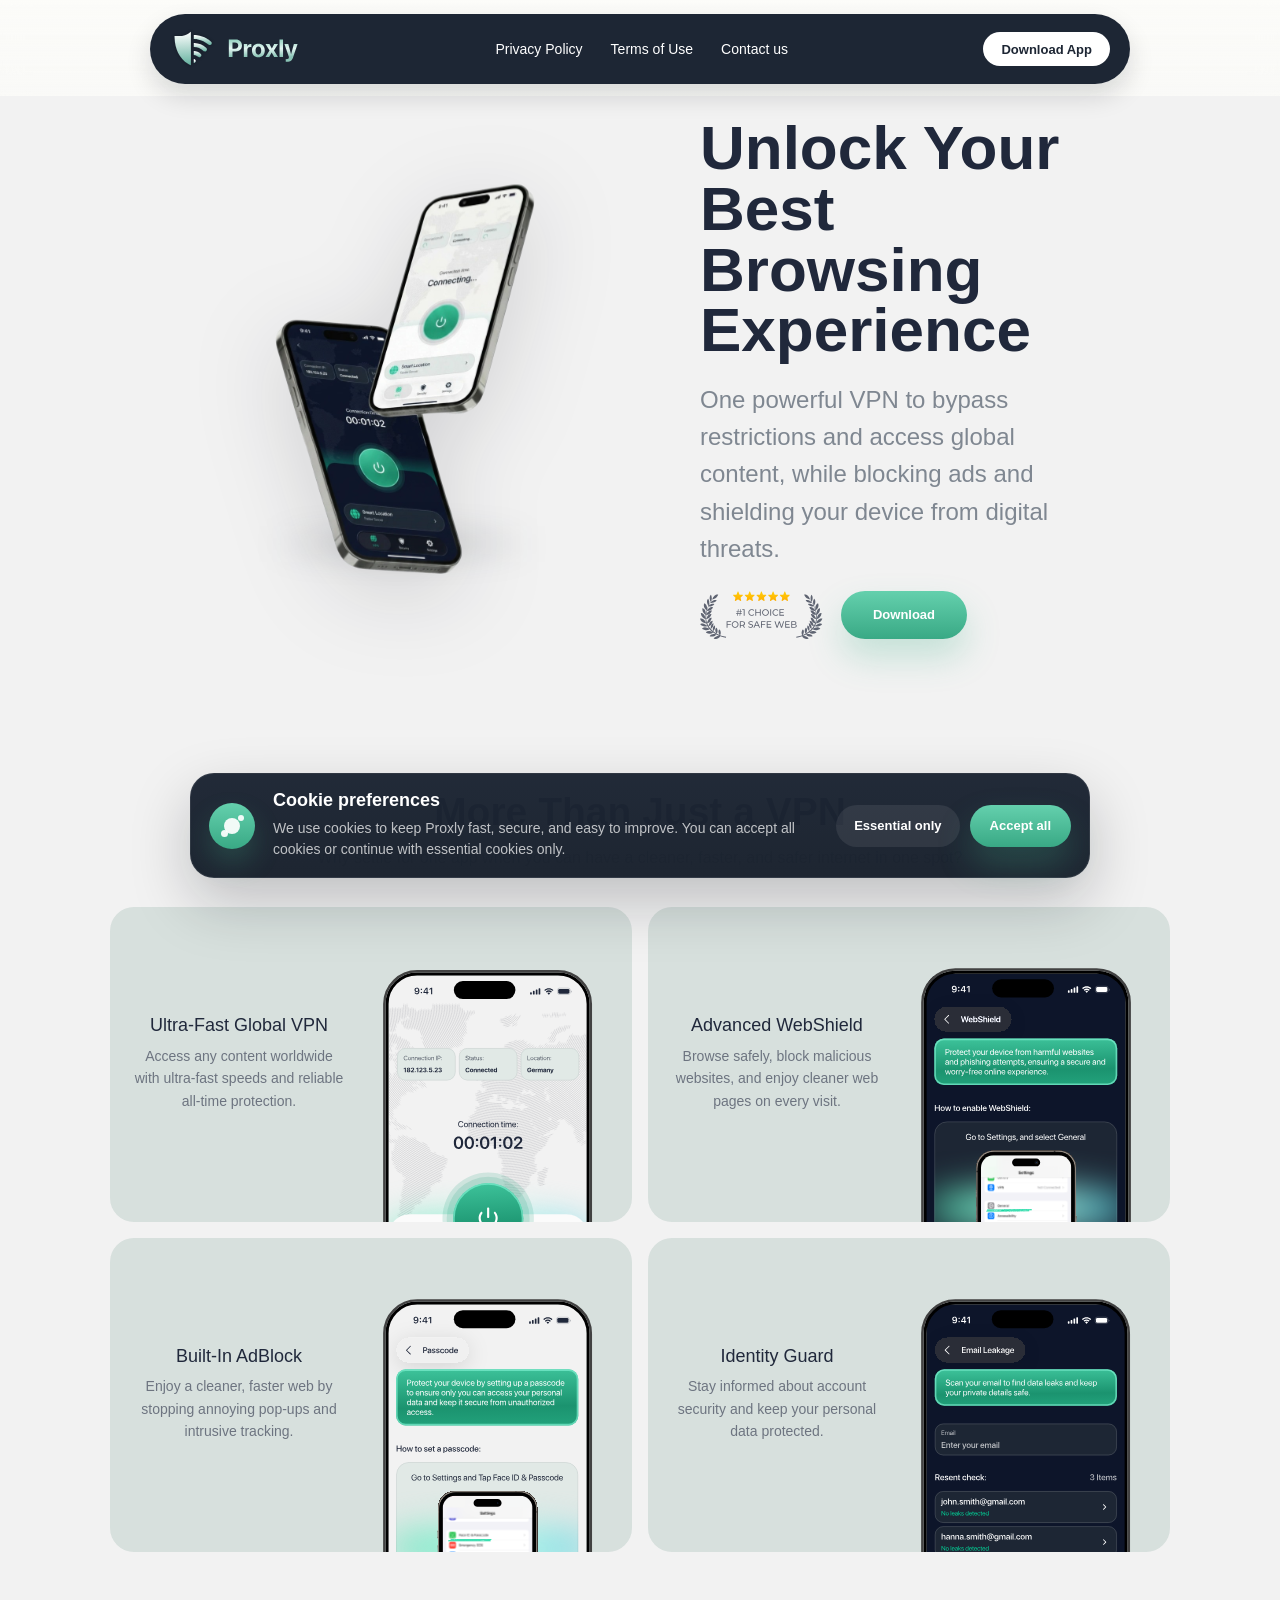
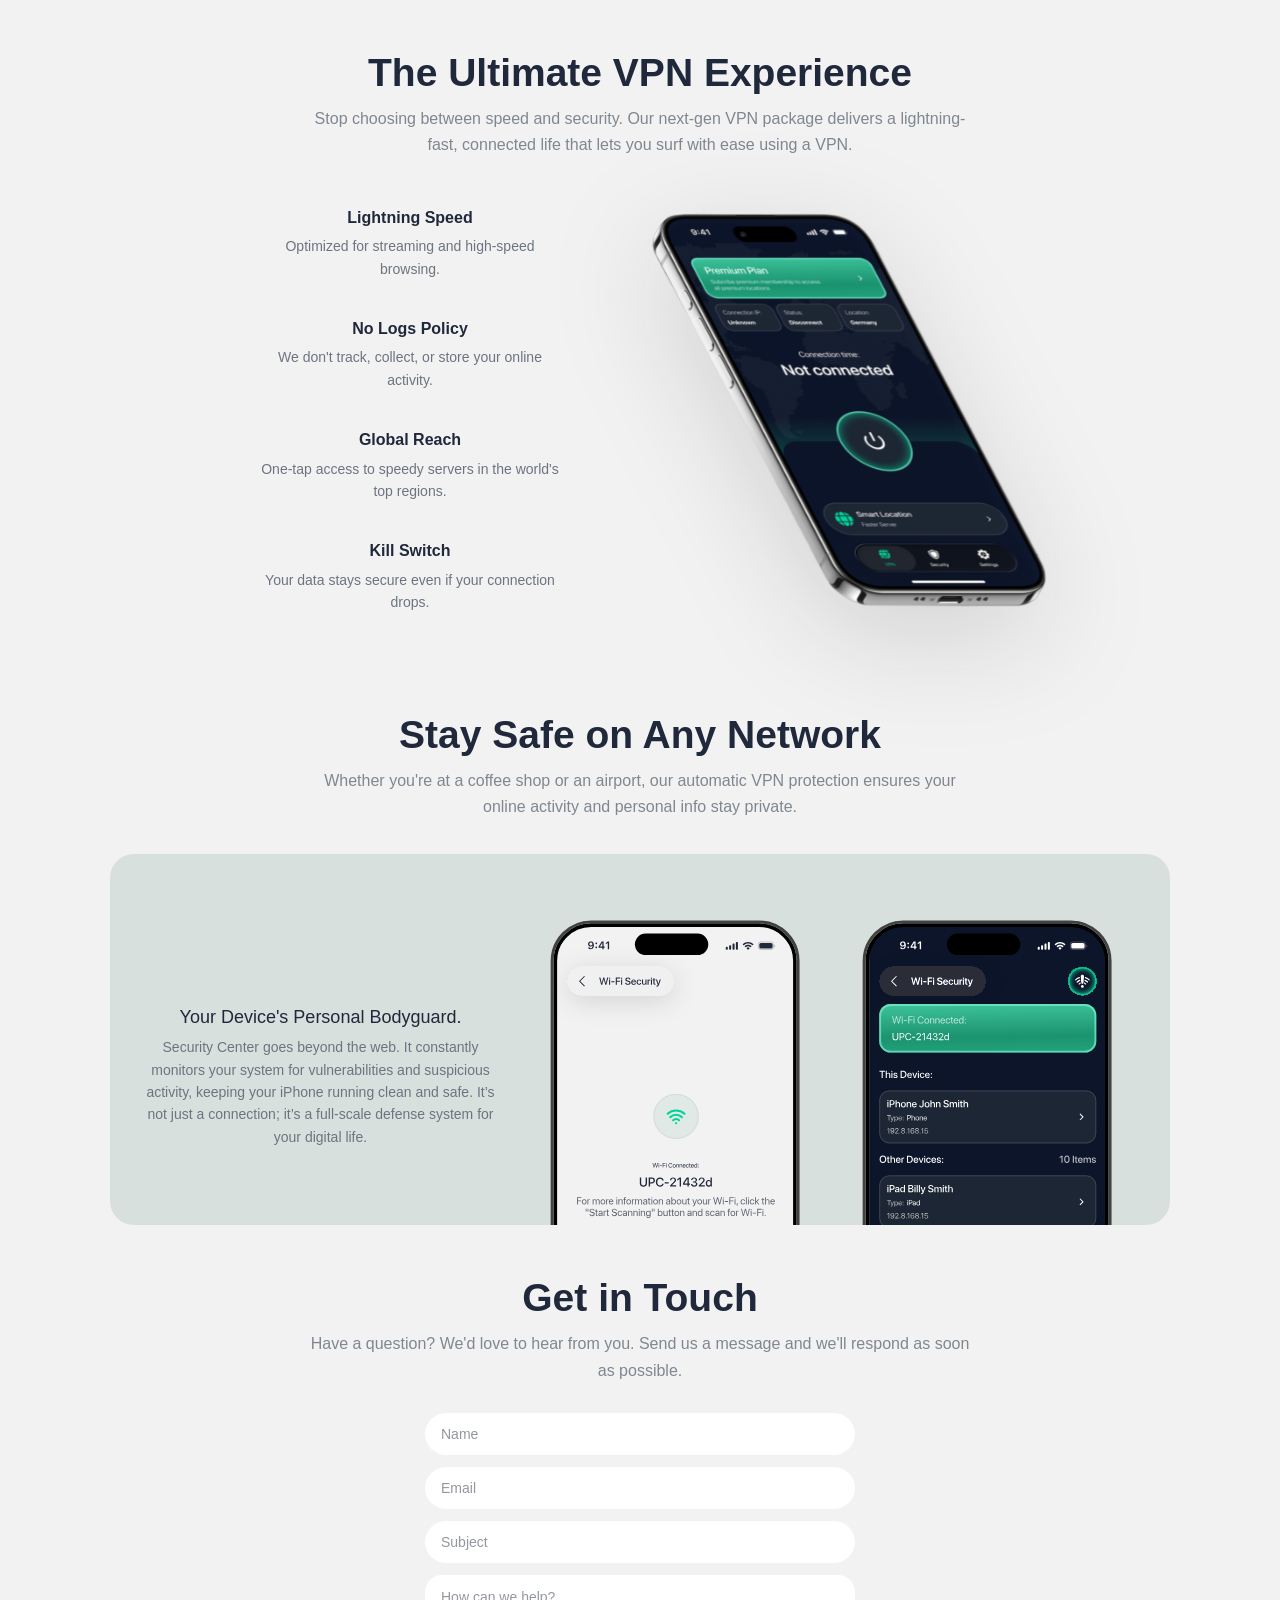
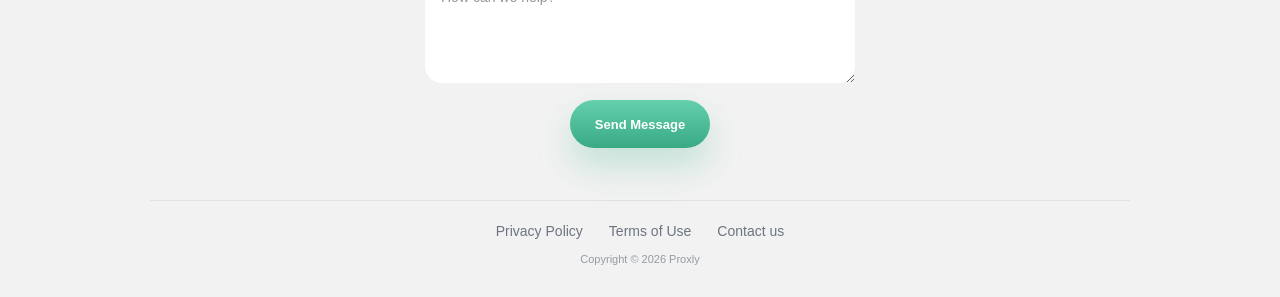
<file: index.html>
<!doctype html>
<html lang="en">
<head>
    <meta charset="UTF-8">
    <meta name="viewport" content="width=device-width, initial-scale=1.0">
    <link rel="stylesheet" href="./css/style.css">
    <link rel="icon" type="image/svg+xml" href="./assets/img/icon.svg">
    
    <title>Proxly VPN</title>
</head>
<body>
    <div class="page-shell">
        <header class="site-header">
            <div class="container">
                <div class="header-bar">
                    <div class="header-main">
                        <a class="brand" href="#top" aria-label="Proxly home">
                            <picture class="brand-logo">
                                <source media="(max-width: 960px)" srcset="./assets/img/icon.svg">
                                <img src="./assets/img/Logo_text.svg" alt="Proxly logo">
                            </picture>
                        </a>

                        <nav class="desktop-nav" aria-label="Primary navigation">
                            <a href="proxly-privacy-policy.html">Privacy Policy</a>
                            <a href="proxly-terms-of-service.html">Terms of Use</a>
                            <a href="#contact">Contact us</a>
                        </nav>

                        <a class="btn btn-light header-download" href="https://apps.apple.com/pl/app/proxly-vpn-privacy-protection/id6777057668">Download App</a>

                        <button class="menu-toggle" id="menuToggle" type="button" aria-label="Open navigation" aria-expanded="false" aria-controls="mobileMenu">
                            <span></span>
                            <span></span>
                            <span></span>
                        </button>
                    </div>

                    <div class="mobile-menu" id="mobileMenu" aria-hidden="true">
                        <nav class="mobile-nav" aria-label="Mobile navigation">
                            <a href="proxly-terms-of-service.html">Terms of Use</a>
                            <a href="proxly-privacy-policy.html">Privacy Policy</a>
                            <a href="#contact">Contact us</a>
                        </nav>

                        <a class="btn btn-primary mobile-download" href="https://apps.apple.com/pl/app/proxly-vpn-privacy-protection/id6777057668">Download App</a>
                    </div>
                </div>
            </div>
        </header>

        <main id="top">
            <section class="hero-section">
                <div class="container hero-grid">
                    <div class="hero-visuals" aria-hidden="true">
                        <img class="hero-phone hero-phone-back" src="./assets/img/phone.svg" alt="">
                    </div>

                    <div class="hero-copy">
                        <h1>Unlock Your Best Browsing Experience</h1>
                        <p>One powerful VPN to bypass restrictions and access global content, while blocking ads and shielding your device from digital threats.</p>

                        <div class="hero-actions">
                            <img class="hero-badge" src="./assets/img/Container.svg" alt="Rated 4.9 out of 5">
                            <a class="btn btn-primary hero-download" href="https://apps.apple.com/pl/app/proxly-vpn-privacy-protection/id6777057668">Download</a>
                        </div>
                    </div>
                </div>
            </section>

            <section class="section">
                <div class="container section-narrow-one">
                    <div class="section-heading">
                        <h2>More Than Just a VPN</h2>
                        <p>Why settle for one app when you can have a cleaner, faster, and safer internet in one spot?</p>
                    </div>

                    <div class="feature-grid">
                        <article class="feature-card">
                            <div class="feature-copy">
                                <h3>Ultra-Fast Global VPN</h3>
                                <p>Access any content worldwide with ultra-fast speeds and reliable all-time protection.</p>
                            </div>
                            <div class="feature-media">
                                <picture class="feature-picture">
                                    <source media="(max-width: 680px)" srcset="./assets/img/iPhone-ph-vers-1.svg">
                                    <img src="./assets/img/Photo1adblock.svg" alt="Ultra-fast VPN interface">
                                </picture>
                            </div>
                        </article>

                        <article class="feature-card">
                            <div class="feature-copy">
                                <h3>Advanced WebShield</h3>
                                <p>Browse safely, block malicious websites, and enjoy cleaner web pages on every visit.</p>
                            </div>
                            <div class="feature-media">
                                <picture class="feature-picture">
                                    <source media="(max-width: 680px)" srcset="./assets/img/iPhone-ph-vers-2.svg">
                                    <img src="./assets/img/Photo1adblock (1).svg" alt="Advanced WebShield interface">
                                </picture>
                            </div>
                        </article>

                        <article class="feature-card">
                            <div class="feature-copy">
                                <h3>Built-In AdBlock</h3>
                                <p>Enjoy a cleaner, faster web by stopping annoying pop-ups and intrusive tracking.</p>
                            </div>
                            <div class="feature-media">
                                <picture class="feature-picture">
                                    <source media="(max-width: 680px)" srcset="./assets/img/iPhone-ph-vers-3.svg">
                                    <img src="./assets/img/Photo1adblock (2).svg" alt="Built-in ad blocker interface">
                                </picture>
                            </div>
                        </article>

                        <article class="feature-card">
                            <div class="feature-copy">
                                <h3>Identity Guard</h3>
                                <p>Stay informed about account security and keep your personal data protected.</p>
                            </div>
                            <div class="feature-media">
                                <picture class="feature-picture">
                                    <source media="(max-width: 680px)" srcset="./assets/img/iPhone-ph-vers-4.svg">
                                    <img src="./assets/img/Photo1adblock (3).svg" alt="Identity guard interface">
                                </picture>
                            </div>
                        </article>
                    </div>
                </div>
            </section>

            <section class="section section-experience">
                <div class="container section-narrow">
                    <div class="section-heading">
                        <h2>The Ultimate VPN Experience</h2>
                        <p>Stop choosing between speed and security. Our next-gen VPN package delivers a lightning-fast, connected life that lets you surf with ease using a VPN.</p>
                    </div>

                    <div class="experience-grid">
                        <div class="experience-list">
                            <article class="experience-item">
                                <h3>Lightning Speed</h3>
                                <p>Optimized for streaming and high-speed browsing.</p>
                            </article>

                            <article class="experience-item">
                                <h3>No Logs Policy</h3>
                                <p>We don't track, collect, or store your online activity.</p>
                            </article>

                            <div class="experience-visual experience-visual-mobile" aria-hidden="true">
                                <img src="./assets/img/iphone.svg" alt="">
                            </div>

                            <article class="experience-item">
                                <h3>Global Reach</h3>
                                <p>One-tap access to speedy servers in the world's top regions.</p>
                            </article>

                            <article class="experience-item">
                                <h3>Kill Switch</h3>
                                <p>Your data stays secure even if your connection drops.</p>
                            </article>
                        </div>

                        <div class="experience-visual experience-visual-desktop" aria-hidden="true">
                            <img src="./assets/img/iphone.svg" alt="">
                        </div>
                    </div>
                </div>
            </section>

            <section class="section">
                <div class="container section-narrow-one">
                    <div class="section-heading">
                        <h2>Stay Safe on Any Network</h2>
                        <p>Whether you're at a coffee shop or an airport, our automatic VPN protection ensures your online activity and personal info stay private.</p>
                    </div>

                    <article class="security-card">
                        <div class="security-copy">
                            <h3>Your Device's Personal Bodyguard.</h3>
                            <p>Security Center goes beyond the web. It constantly monitors your system for vulnerabilities and suspicious activity, keeping your iPhone running clean and safe. It’s not just a connection; it’s a full-scale defense system for your digital life.</p>
                        </div>

                        <div class="security-device security-device-left">
                            <img src="./assets/img/Photo1adblock (4).svg" alt="Security overview interface">
                        </div>

                        <div class="security-device security-device-right">
                            <img src="./assets/img/Photo1adblock (5).svg" alt="Protection status interface">
                        </div>
                    </article>
                </div>
            </section>

            <section class="section section-contact" id="contact">
                <div class="container section-narrow">
                    <div class="section-heading">
                        <h2>Get in Touch</h2>
                        <p>Have a question? We'd love to hear from you. Send us a message and we'll respond as soon as possible.</p>
                    </div>

                    <form class="contact-form" action="https://api.web3forms.com/submit" method="POST">
  <input type="hidden" name="access_key" value="5f801a65-2f52-41ad-992b-20823260f8d9">

  <input class="field" type="text" name="name" placeholder="Name" autocomplete="name" required>
  <input class="field" type="email" name="email" placeholder="Email" autocomplete="email" required>
  <input class="field" type="text" name="subject" placeholder="Subject" required>
  <textarea class="field field-message" name="message" placeholder="How can we help?" required></textarea>

  <button class="btn btn-primary contact-submit" type="submit">Send Message</button>
</form>

                    <div class="form-modal" id="formModal" aria-hidden="true">
  <div class="form-modal__overlay"></div>

  <div class="form-modal__card" role="dialog" aria-modal="true">
    <div class="form-modal__icon" id="formModalIcon">✓</div>
    <h3 id="formModalTitle">Message sent</h3>
    <p id="formModalText">Thank you! We’ll get back to you soon.</p>
    <button class="btn btn-primary" id="formModalClose" type="button">Okay</button>
  </div>
</div>
                </div>
            </section>
        </main>

        <footer class="site-footer">
            <div class="container footer-inner">
                <nav class="footer-nav" aria-label="Footer navigation">
                    <a href="proxly-privacy-policy.html">Privacy Policy</a>
                    <a href="proxly-terms-of-service.html">Terms of Use</a>
                    <a href="#contact">Contact us</a>
                </nav>
                <p class="footer-copy">Copyright © <script>document.write(new Date().getFullYear());</script> Proxly</p>
            </div>
        </footer>

        <div class="cookie-consent" id="cookieConsent" role="dialog" aria-live="polite" aria-labelledby="cookieConsentTitle" aria-describedby="cookieConsentText" aria-hidden="true">
            <div class="cookie-consent__card">
                <div class="cookie-consent__icon" aria-hidden="true">
                    <span></span>
                </div>
                <div class="cookie-consent__copy">
                    <h2 id="cookieConsentTitle">Cookie preferences</h2>
                    <p id="cookieConsentText">We use cookies to keep Proxly fast, secure, and easy to improve. You can accept all cookies or continue with essential cookies only.</p>
                </div>
                <div class="cookie-consent__actions">
                    <button class="btn cookie-consent__secondary" id="cookieReject" type="button">Essential only</button>
                    <button class="btn btn-primary cookie-consent__primary" id="cookieAccept" type="button">Accept all</button>
                </div>
            </div>
        </div>
    </div>

    <script src="./js/main.js"></script>
</body>
</html>
</file>
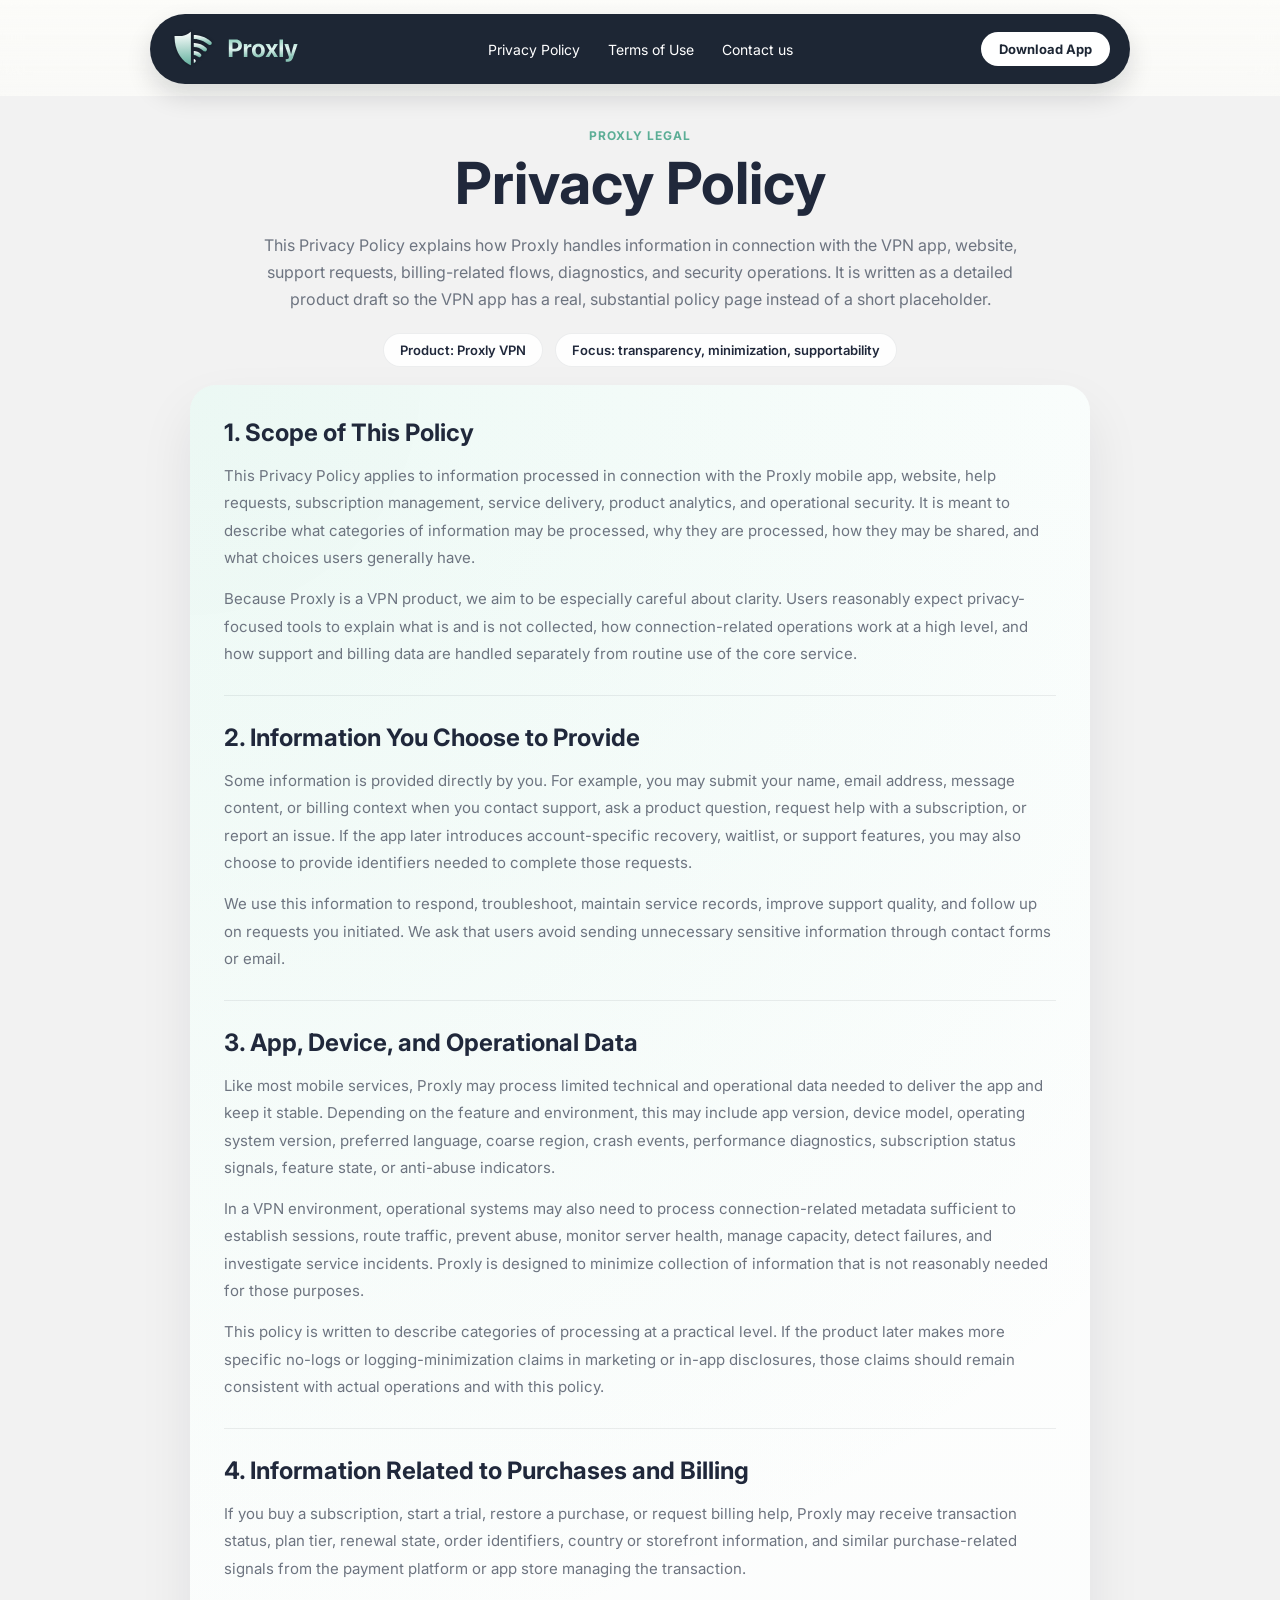
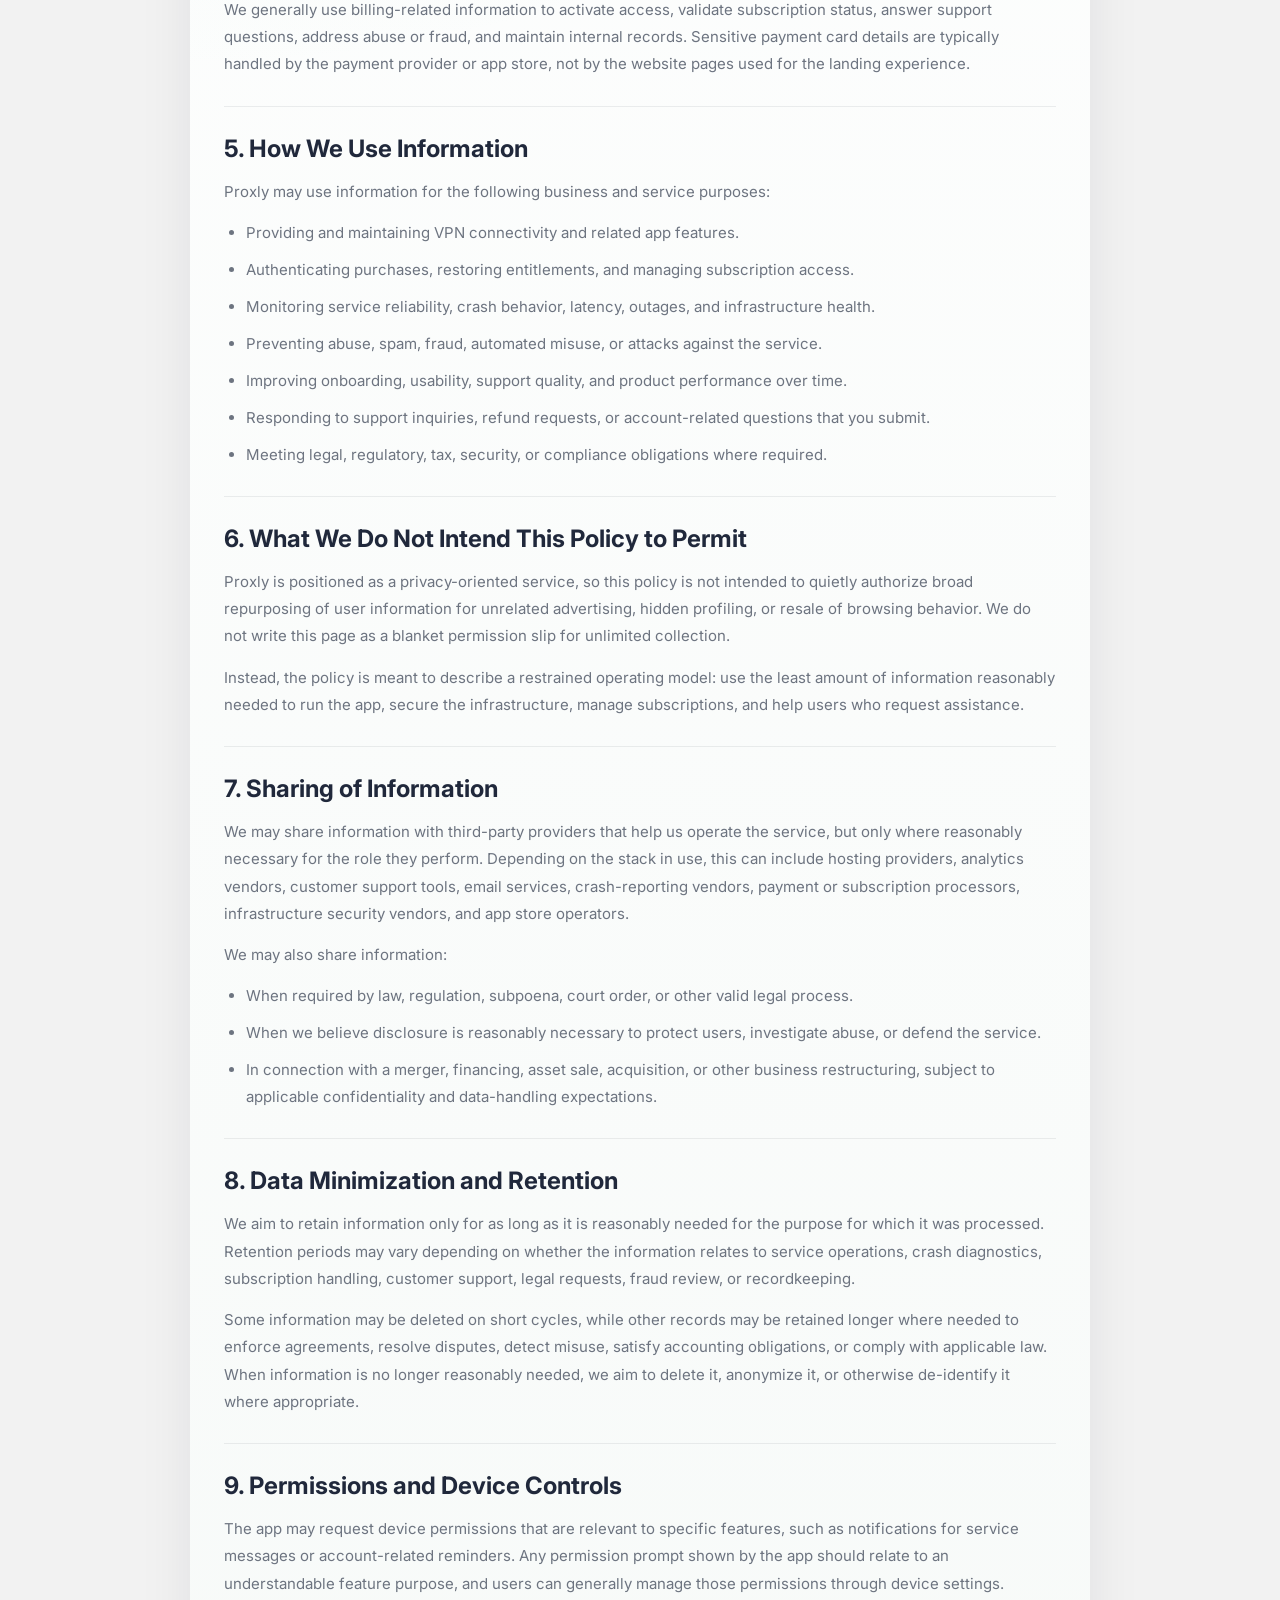
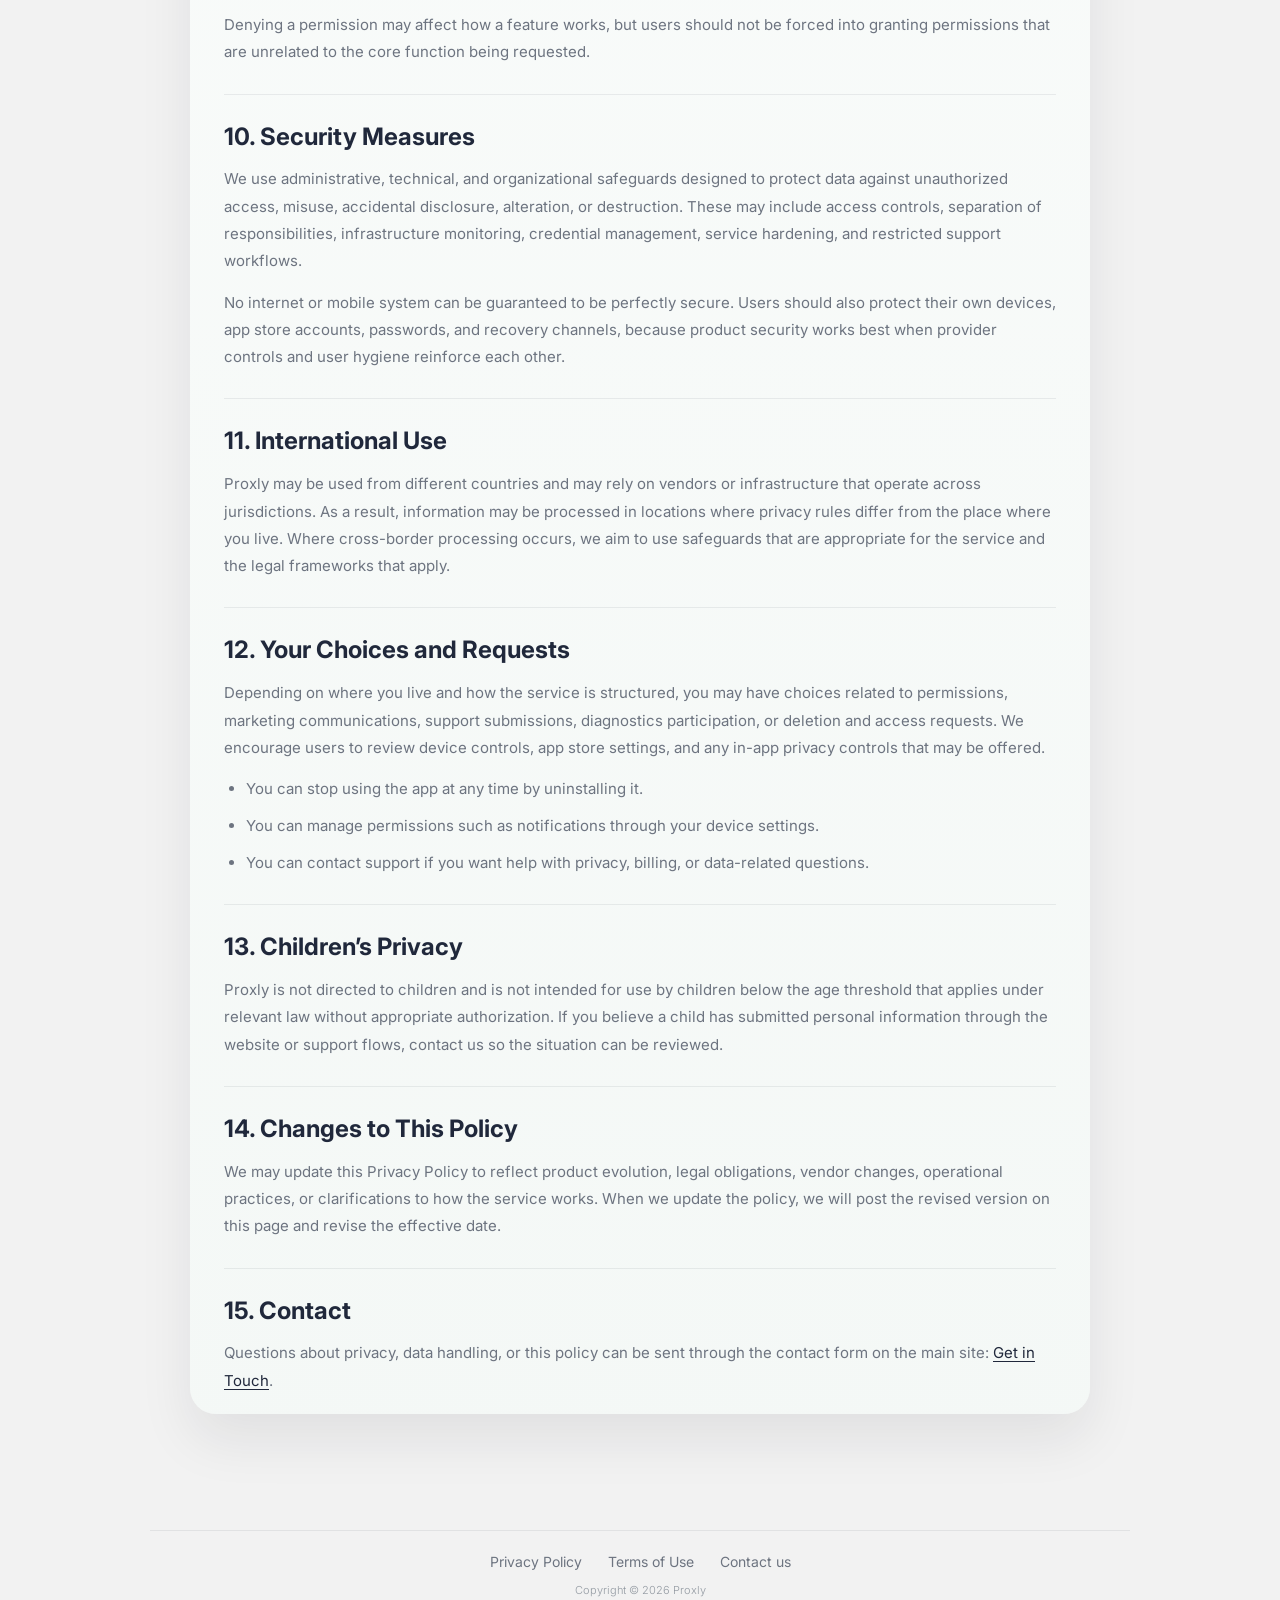
<file: proxly-privacy-policy.html>
<!doctype html>
<html lang="en">
<head>
    <meta charset="UTF-8">
    <meta name="viewport" content="width=device-width, initial-scale=1.0">
    <link rel="preconnect" href="https://fonts.googleapis.com">
    <link rel="preconnect" href="https://fonts.gstatic.com" crossorigin>
    <link href="https://fonts.googleapis.com/css2?family=Inter:wght@400;500;600;700&display=swap" rel="stylesheet">
    <link rel="stylesheet" href="./css/style.css">
    <link rel="stylesheet" href="./css/tos-pp.css">
    <link rel="icon" type="image/svg+xml" href="./assets/img/icon.svg">
    <title>Proxly Privacy Policy</title>
</head>
<body>
    <div class="page-shell legal-page">
        <header class="site-header">
            <div class="container">
                <div class="header-bar">
                    <div class="header-main">
                        <a class="brand" href="index.html" aria-label="Proxly home">
                            <picture class="brand-logo">
                                <source media="(max-width: 960px)" srcset="./assets/img/icon.svg">
                                <img src="./assets/img/Logo_text.svg" alt="Proxly logo">
                            </picture>
                        </a>

                        <nav class="desktop-nav" aria-label="Primary navigation">
                            <a href="proxly-privacy-policy.html">Privacy Policy</a>
                            <a href="proxly-terms-of-service.html">Terms of Use</a>
                            <a href="index.html#contact">Contact us</a>
                        </nav>

                        <a class="btn btn-light header-download" href="https://apps.apple.com/pl/app/proxly-vpn-privacy-protection/id6777057668">Download App</a>

                        <button class="menu-toggle" id="menuToggle" type="button" aria-label="Open navigation" aria-expanded="false" aria-controls="mobileMenu">
                            <span></span>
                            <span></span>
                            <span></span>
                        </button>
                    </div>

                    <div class="mobile-menu" id="mobileMenu" aria-hidden="true">
                        <nav class="mobile-nav" aria-label="Mobile navigation">
                            <a href="proxly-terms-of-service.html">Terms of Use</a>
                            <a href="proxly-privacy-policy.html">Privacy Policy</a>
                            <a href="index.html#contact">Contact us</a>
                        </nav>

                        <a class="btn btn-primary mobile-download" href="https://apps.apple.com/pl/app/proxly-vpn-privacy-protection/id6777057668">Download App</a>
                    </div>
                </div>
            </div>
        </header>

        <main class="legal-main">
            <section class="legal-hero">
                <div class="container legal-shell">
                    <p class="legal-kicker">Proxly Legal</p>
                    <h1 class="legal-title">Privacy Policy</h1>
                    <p class="legal-summary">
                        This Privacy Policy explains how Proxly handles information in connection with the VPN app, website, support requests, billing-related flows, diagnostics, and security operations. It is written as a detailed product draft so the VPN app has a real, substantial policy page instead of a short placeholder.
                    </p>
                    <div class="legal-meta">
                        <span>Product: Proxly VPN</span>
                        <span>Focus: transparency, minimization, supportability</span>
                        
                    </div>
                </div>
            </section>

            <section class="legal-body">
                <div class="container legal-shell">
                    <article class="legal-sheet">
                        <section class="legal-section">
                            <h2>1. Scope of This Policy</h2>
                            <p>
                                This Privacy Policy applies to information processed in connection with the Proxly mobile app, website, help requests, subscription management, service delivery, product analytics, and operational security. It is meant to describe what categories of information may be processed, why they are processed, how they may be shared, and what choices users generally have.
                            </p>
                            <p>
                                Because Proxly is a VPN product, we aim to be especially careful about clarity. Users reasonably expect privacy-focused tools to explain what is and is not collected, how connection-related operations work at a high level, and how support and billing data are handled separately from routine use of the core service.
                            </p>
                        </section>

                        <section class="legal-section">
                            <h2>2. Information You Choose to Provide</h2>
                            <p>
                                Some information is provided directly by you. For example, you may submit your name, email address, message content, or billing context when you contact support, ask a product question, request help with a subscription, or report an issue. If the app later introduces account-specific recovery, waitlist, or support features, you may also choose to provide identifiers needed to complete those requests.
                            </p>
                            <p>
                                We use this information to respond, troubleshoot, maintain service records, improve support quality, and follow up on requests you initiated. We ask that users avoid sending unnecessary sensitive information through contact forms or email.
                            </p>
                        </section>

                        <section class="legal-section">
                            <h2>3. App, Device, and Operational Data</h2>
                            <p>
                                Like most mobile services, Proxly may process limited technical and operational data needed to deliver the app and keep it stable. Depending on the feature and environment, this may include app version, device model, operating system version, preferred language, coarse region, crash events, performance diagnostics, subscription status signals, feature state, or anti-abuse indicators.
                            </p>
                            <p>
                                In a VPN environment, operational systems may also need to process connection-related metadata sufficient to establish sessions, route traffic, prevent abuse, monitor server health, manage capacity, detect failures, and investigate service incidents. Proxly is designed to minimize collection of information that is not reasonably needed for those purposes.
                            </p>
                            <p>
                                This policy is written to describe categories of processing at a practical level. If the product later makes more specific no-logs or logging-minimization claims in marketing or in-app disclosures, those claims should remain consistent with actual operations and with this policy.
                            </p>
                        </section>

                        <section class="legal-section">
                            <h2>4. Information Related to Purchases and Billing</h2>
                            <p>
                                If you buy a subscription, start a trial, restore a purchase, or request billing help, Proxly may receive transaction status, plan tier, renewal state, order identifiers, country or storefront information, and similar purchase-related signals from the payment platform or app store managing the transaction.
                            </p>
                            <p>
                                We generally use billing-related information to activate access, validate subscription status, answer support questions, address abuse or fraud, and maintain internal records. Sensitive payment card details are typically handled by the payment provider or app store, not by the website pages used for the landing experience.
                            </p>
                        </section>

                        <section class="legal-section">
                            <h2>5. How We Use Information</h2>
                            <p>
                                Proxly may use information for the following business and service purposes:
                            </p>
                            <ul class="legal-list">
                                <li>Providing and maintaining VPN connectivity and related app features.</li>
                                <li>Authenticating purchases, restoring entitlements, and managing subscription access.</li>
                                <li>Monitoring service reliability, crash behavior, latency, outages, and infrastructure health.</li>
                                <li>Preventing abuse, spam, fraud, automated misuse, or attacks against the service.</li>
                                <li>Improving onboarding, usability, support quality, and product performance over time.</li>
                                <li>Responding to support inquiries, refund requests, or account-related questions that you submit.</li>
                                <li>Meeting legal, regulatory, tax, security, or compliance obligations where required.</li>
                            </ul>
                        </section>

                        <section class="legal-section">
                            <h2>6. What We Do Not Intend This Policy to Permit</h2>
                            <p>
                                Proxly is positioned as a privacy-oriented service, so this policy is not intended to quietly authorize broad repurposing of user information for unrelated advertising, hidden profiling, or resale of browsing behavior. We do not write this page as a blanket permission slip for unlimited collection.
                            </p>
                            <p>
                                Instead, the policy is meant to describe a restrained operating model: use the least amount of information reasonably needed to run the app, secure the infrastructure, manage subscriptions, and help users who request assistance.
                            </p>
                        </section>

                        <section class="legal-section">
                            <h2>7. Sharing of Information</h2>
                            <p>
                                We may share information with third-party providers that help us operate the service, but only where reasonably necessary for the role they perform. Depending on the stack in use, this can include hosting providers, analytics vendors, customer support tools, email services, crash-reporting vendors, payment or subscription processors, infrastructure security vendors, and app store operators.
                            </p>
                            <p>
                                We may also share information:
                            </p>
                            <ul class="legal-list">
                                <li>When required by law, regulation, subpoena, court order, or other valid legal process.</li>
                                <li>When we believe disclosure is reasonably necessary to protect users, investigate abuse, or defend the service.</li>
                                <li>In connection with a merger, financing, asset sale, acquisition, or other business restructuring, subject to applicable confidentiality and data-handling expectations.</li>
                            </ul>
                        </section>

                        <section class="legal-section">
                            <h2>8. Data Minimization and Retention</h2>
                            <p>
                                We aim to retain information only for as long as it is reasonably needed for the purpose for which it was processed. Retention periods may vary depending on whether the information relates to service operations, crash diagnostics, subscription handling, customer support, legal requests, fraud review, or recordkeeping.
                            </p>
                            <p>
                                Some information may be deleted on short cycles, while other records may be retained longer where needed to enforce agreements, resolve disputes, detect misuse, satisfy accounting obligations, or comply with applicable law. When information is no longer reasonably needed, we aim to delete it, anonymize it, or otherwise de-identify it where appropriate.
                            </p>
                        </section>

                        <section class="legal-section">
                            <h2>9. Permissions and Device Controls</h2>
                            <p>
                                The app may request device permissions that are relevant to specific features, such as notifications for service messages or account-related reminders. Any permission prompt shown by the app should relate to an understandable feature purpose, and users can generally manage those permissions through device settings.
                            </p>
                            <p>
                                Denying a permission may affect how a feature works, but users should not be forced into granting permissions that are unrelated to the core function being requested.
                            </p>
                        </section>

                        <section class="legal-section">
                            <h2>10. Security Measures</h2>
                            <p>
                                We use administrative, technical, and organizational safeguards designed to protect data against unauthorized access, misuse, accidental disclosure, alteration, or destruction. These may include access controls, separation of responsibilities, infrastructure monitoring, credential management, service hardening, and restricted support workflows.
                            </p>
                            <p>
                                No internet or mobile system can be guaranteed to be perfectly secure. Users should also protect their own devices, app store accounts, passwords, and recovery channels, because product security works best when provider controls and user hygiene reinforce each other.
                            </p>
                        </section>

                        <section class="legal-section">
                            <h2>11. International Use</h2>
                            <p>
                                Proxly may be used from different countries and may rely on vendors or infrastructure that operate across jurisdictions. As a result, information may be processed in locations where privacy rules differ from the place where you live. Where cross-border processing occurs, we aim to use safeguards that are appropriate for the service and the legal frameworks that apply.
                            </p>
                        </section>

                        <section class="legal-section">
                            <h2>12. Your Choices and Requests</h2>
                            <p>
                                Depending on where you live and how the service is structured, you may have choices related to permissions, marketing communications, support submissions, diagnostics participation, or deletion and access requests. We encourage users to review device controls, app store settings, and any in-app privacy controls that may be offered.
                            </p>
                            <ul class="legal-list">
                                <li>You can stop using the app at any time by uninstalling it.</li>
                                <li>You can manage permissions such as notifications through your device settings.</li>
                                <li>You can contact support if you want help with privacy, billing, or data-related questions.</li>
                            </ul>
                        </section>

                        <section class="legal-section">
                            <h2>13. Children’s Privacy</h2>
                            <p>
                                Proxly is not directed to children and is not intended for use by children below the age threshold that applies under relevant law without appropriate authorization. If you believe a child has submitted personal information through the website or support flows, contact us so the situation can be reviewed.
                            </p>
                        </section>

                        <section class="legal-section">
                            <h2>14. Changes to This Policy</h2>
                            <p>
                                We may update this Privacy Policy to reflect product evolution, legal obligations, vendor changes, operational practices, or clarifications to how the service works. When we update the policy, we will post the revised version on this page and revise the effective date.
                            </p>
                        </section>

                        <section class="legal-section">
                            <h2>15. Contact</h2>
                            <p>
                                Questions about privacy, data handling, or this policy can be sent through the contact form on the main site: <a class="legal-link" href="index.html#contact">Get in Touch</a>.
                            </p>
                        </section>
                    </article>
                </div>
            </section>
        </main>

        <footer class="site-footer">
            <div class="container footer-inner">
                <nav class="footer-nav" aria-label="Footer navigation">
                    <a href="proxly-privacy-policy.html">Privacy Policy</a>
                    <a href="proxly-terms-of-service.html">Terms of Use</a>
                    <a href="index.html#contact">Contact us</a>
                </nav>
                <p class="footer-copy">Copyright © <script>document.write(new Date().getFullYear());</script> Proxly</p>
            </div>
        </footer>
    </div>

    <script src="./js/main.js"></script>
</body>
</html>
</file>
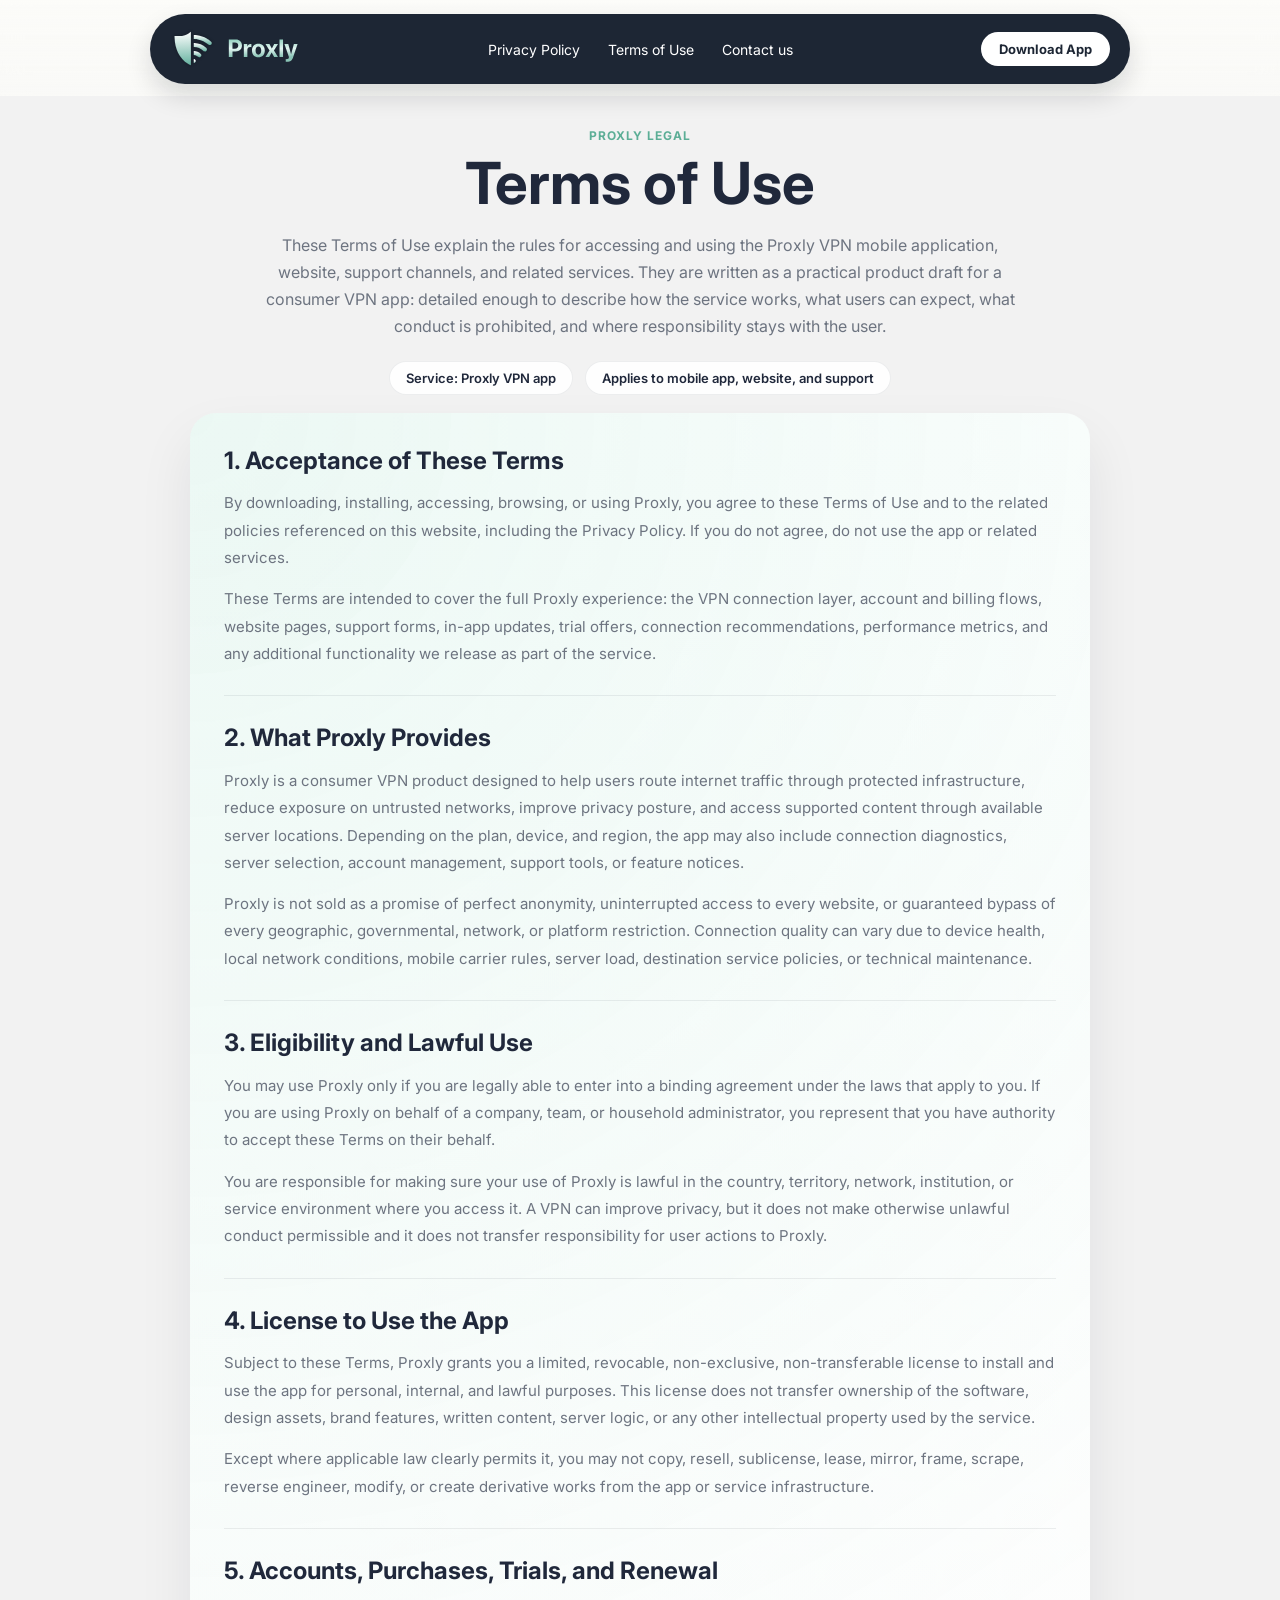
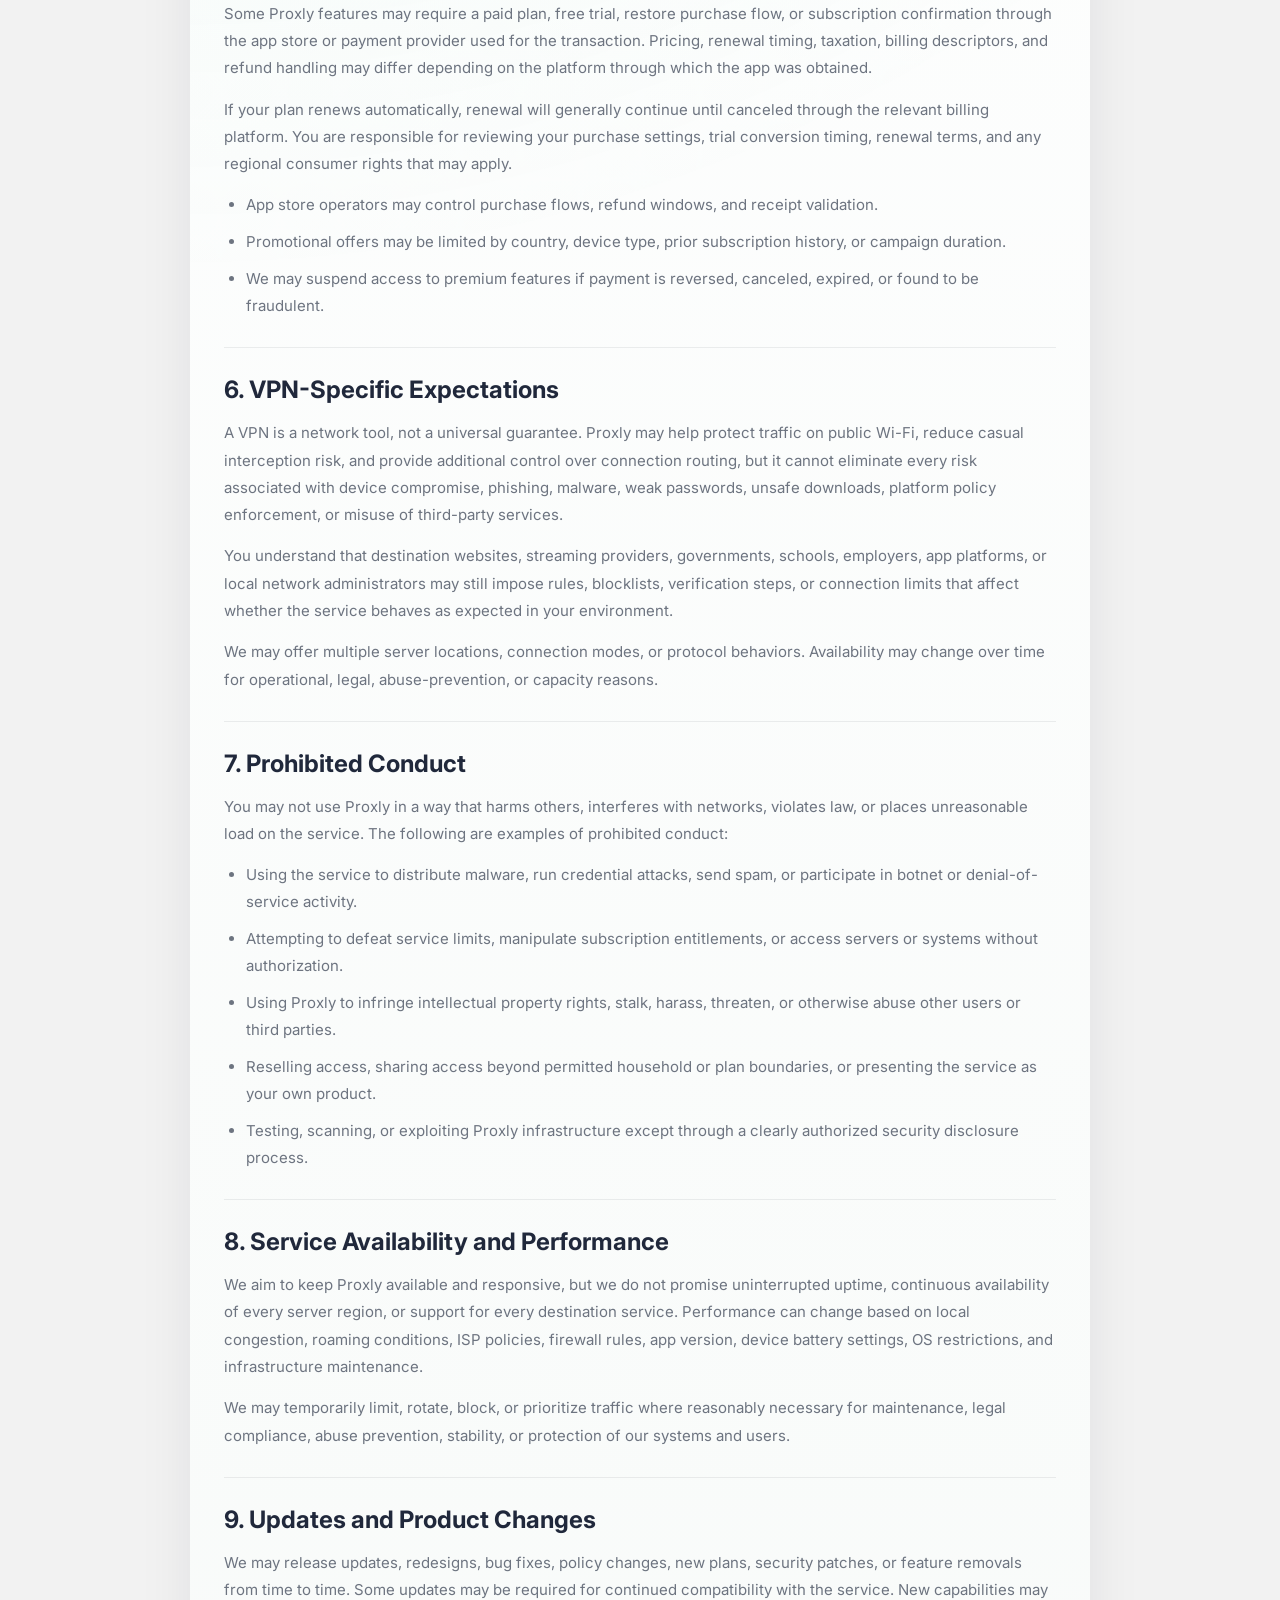
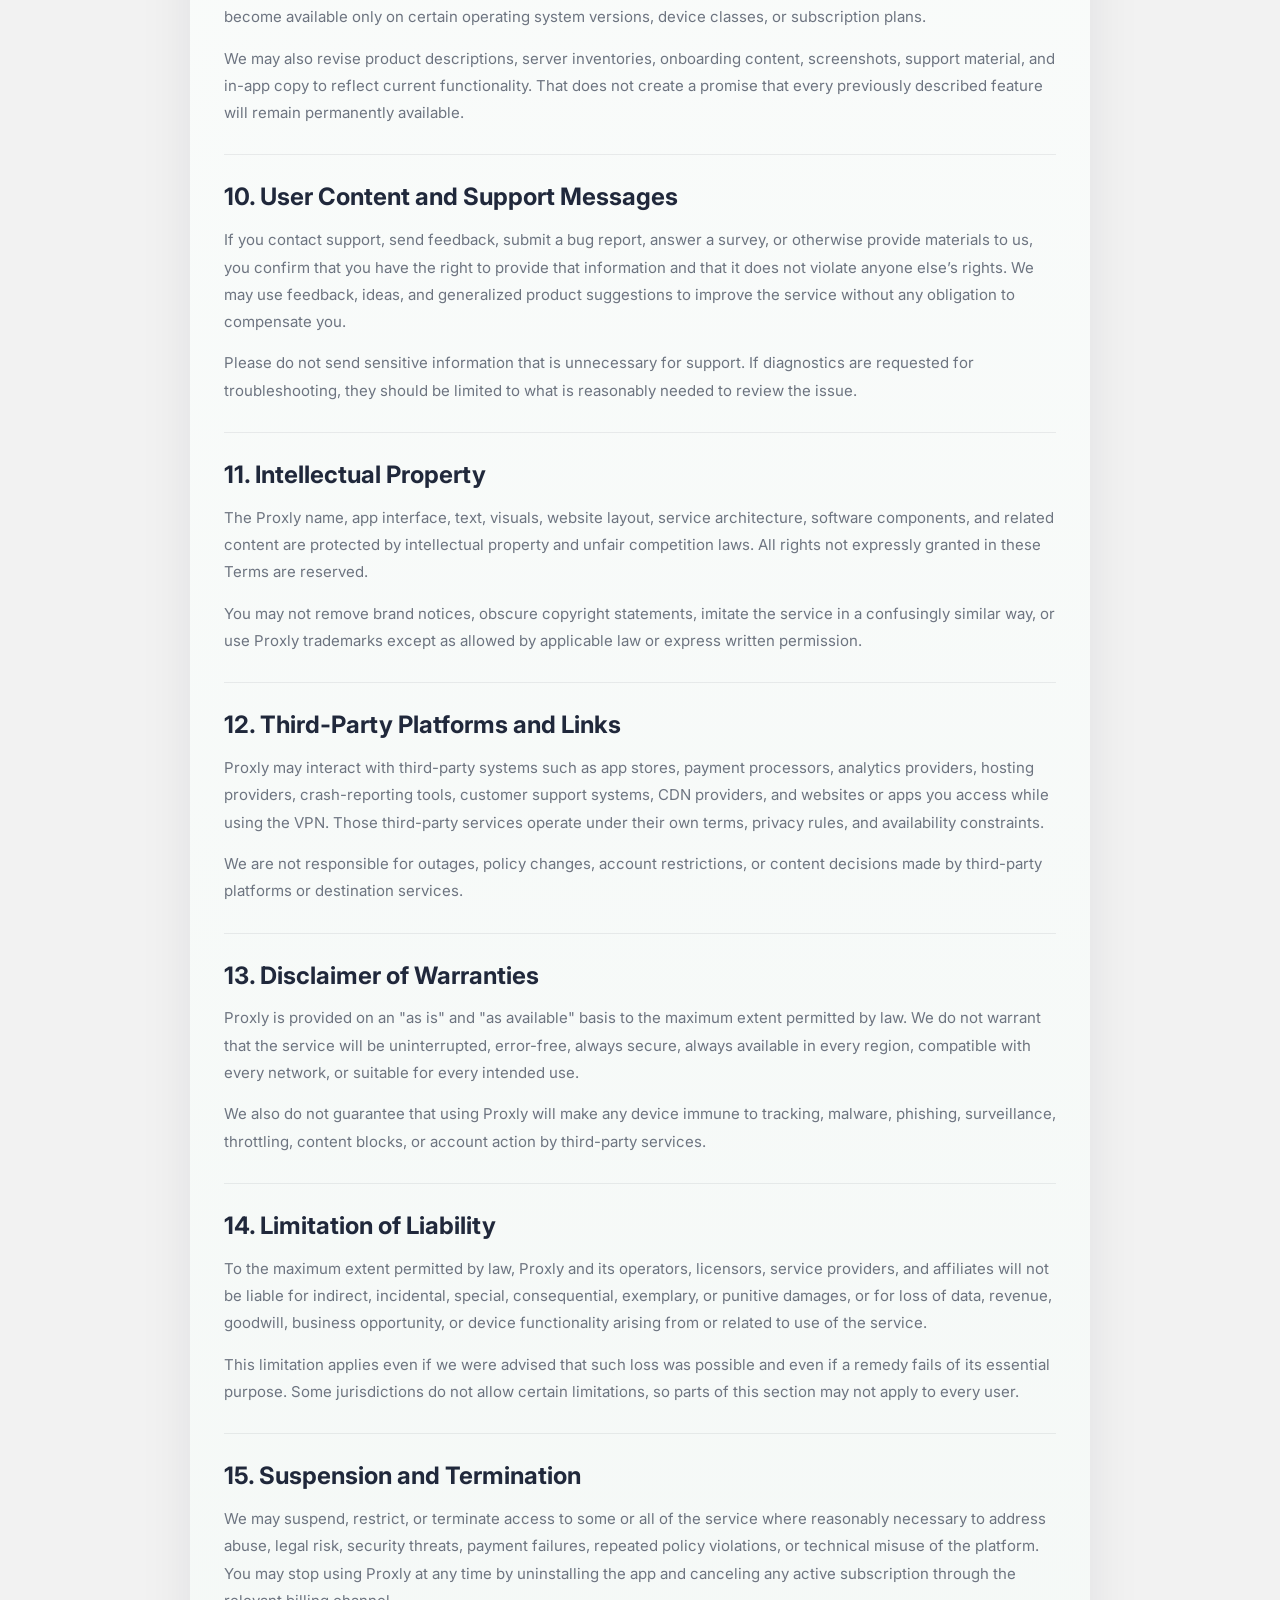
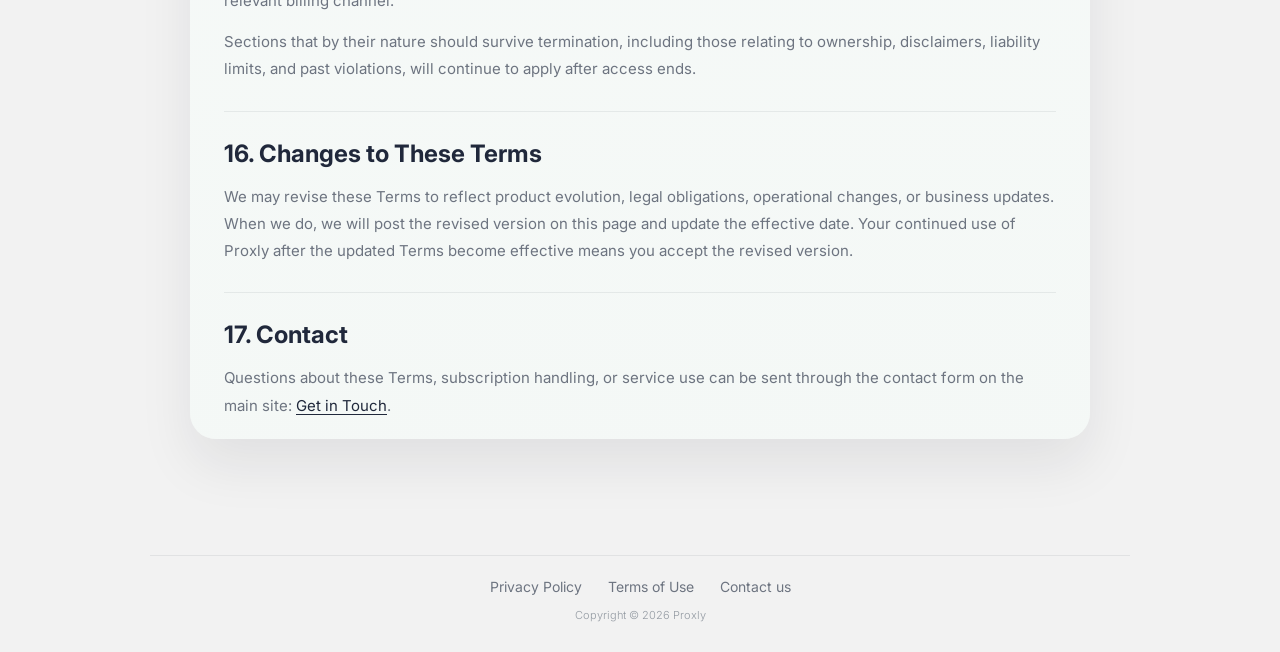
<file: proxly-terms-of-service.html>
<!doctype html>
<html lang="en">
<head>
    <meta charset="UTF-8">
    <meta name="viewport" content="width=device-width, initial-scale=1.0">
    <link rel="preconnect" href="https://fonts.googleapis.com">
    <link rel="preconnect" href="https://fonts.gstatic.com" crossorigin>
    <link href="https://fonts.googleapis.com/css2?family=Inter:wght@400;500;600;700&display=swap" rel="stylesheet">
    <link rel="stylesheet" href="./css/style.css">
    <link rel="stylesheet" href="./css/tos-pp.css">
    <link rel="icon" type="image/svg+xml" href="./assets/img/icon.svg">
    <title>Proxly Terms of Use</title>
</head>
<body>
    <div class="page-shell legal-page">
        <header class="site-header">
            <div class="container">
                <div class="header-bar">
                    <div class="header-main">
                        <a class="brand" href="index.html" aria-label="Proxly home">
                            <picture class="brand-logo">
                                <source media="(max-width: 960px)" srcset="./assets/img/icon.svg">
                                <img src="./assets/img/Logo_text.svg" alt="Proxly logo">
                            </picture>
                        </a>

                        <nav class="desktop-nav" aria-label="Primary navigation">
                            <a href="proxly-privacy-policy.html">Privacy Policy</a>
                            <a href="proxly-terms-of-service.html">Terms of Use</a>
                            <a href="index.html#contact">Contact us</a>
                        </nav>

                        <a class="btn btn-light header-download" href="https://apps.apple.com/pl/app/proxly-vpn-privacy-protection/id6777057668">Download App</a>

                        <button class="menu-toggle" id="menuToggle" type="button" aria-label="Open navigation" aria-expanded="false" aria-controls="mobileMenu">
                            <span></span>
                            <span></span>
                            <span></span>
                        </button>
                    </div>

                    <div class="mobile-menu" id="mobileMenu" aria-hidden="true">
                        <nav class="mobile-nav" aria-label="Mobile navigation">
                            <a href="proxly-terms-of-service.html">Terms of Use</a>
                            <a href="proxly-privacy-policy.html">Privacy Policy</a>
                            <a href="index.html#contact">Contact us</a>
                        </nav>

                        <a class="btn btn-primary mobile-download" href="https://apps.apple.com/pl/app/proxly-vpn-privacy-protection/id6777057668">Download App</a>
                    </div>
                </div>
            </div>
        </header>

        <main class="legal-main">
            <section class="legal-hero">
                <div class="container legal-shell">
                    <p class="legal-kicker">Proxly Legal</p>
                    <h1 class="legal-title">Terms of Use</h1>
                    <p class="legal-summary">
                        These Terms of Use explain the rules for accessing and using the Proxly VPN mobile application, website, support channels, and related services. They are written as a practical product draft for a consumer VPN app: detailed enough to describe how the service works, what users can expect, what conduct is prohibited, and where responsibility stays with the user.
                    </p>
                    <div class="legal-meta">
                        <span>Service: Proxly VPN app</span>
                        <span>Applies to mobile app, website, and support</span>
                    </div>
                </div>
            </section>

            <section class="legal-body">
                <div class="container legal-shell">
                    <article class="legal-sheet">
                        <section class="legal-section">
                            <h2>1. Acceptance of These Terms</h2>
                            <p>
                                By downloading, installing, accessing, browsing, or using Proxly, you agree to these Terms of Use and to the related policies referenced on this website, including the Privacy Policy. If you do not agree, do not use the app or related services.
                            </p>
                            <p>
                                These Terms are intended to cover the full Proxly experience: the VPN connection layer, account and billing flows, website pages, support forms, in-app updates, trial offers, connection recommendations, performance metrics, and any additional functionality we release as part of the service.
                            </p>
                        </section>

                        <section class="legal-section">
                            <h2>2. What Proxly Provides</h2>
                            <p>
                                Proxly is a consumer VPN product designed to help users route internet traffic through protected infrastructure, reduce exposure on untrusted networks, improve privacy posture, and access supported content through available server locations. Depending on the plan, device, and region, the app may also include connection diagnostics, server selection, account management, support tools, or feature notices.
                            </p>
                            <p>
                                Proxly is not sold as a promise of perfect anonymity, uninterrupted access to every website, or guaranteed bypass of every geographic, governmental, network, or platform restriction. Connection quality can vary due to device health, local network conditions, mobile carrier rules, server load, destination service policies, or technical maintenance.
                            </p>
                        </section>

                        <section class="legal-section">
                            <h2>3. Eligibility and Lawful Use</h2>
                            <p>
                                You may use Proxly only if you are legally able to enter into a binding agreement under the laws that apply to you. If you are using Proxly on behalf of a company, team, or household administrator, you represent that you have authority to accept these Terms on their behalf.
                            </p>
                            <p>
                                You are responsible for making sure your use of Proxly is lawful in the country, territory, network, institution, or service environment where you access it. A VPN can improve privacy, but it does not make otherwise unlawful conduct permissible and it does not transfer responsibility for user actions to Proxly.
                            </p>
                        </section>

                        <section class="legal-section">
                            <h2>4. License to Use the App</h2>
                            <p>
                                Subject to these Terms, Proxly grants you a limited, revocable, non-exclusive, non-transferable license to install and use the app for personal, internal, and lawful purposes. This license does not transfer ownership of the software, design assets, brand features, written content, server logic, or any other intellectual property used by the service.
                            </p>
                            <p>
                                Except where applicable law clearly permits it, you may not copy, resell, sublicense, lease, mirror, frame, scrape, reverse engineer, modify, or create derivative works from the app or service infrastructure.
                            </p>
                        </section>

                        <section class="legal-section">
                            <h2>5. Accounts, Purchases, Trials, and Renewal</h2>
                            <p>
                                Some Proxly features may require a paid plan, free trial, restore purchase flow, or subscription confirmation through the app store or payment provider used for the transaction. Pricing, renewal timing, taxation, billing descriptors, and refund handling may differ depending on the platform through which the app was obtained.
                            </p>
                            <p>
                                If your plan renews automatically, renewal will generally continue until canceled through the relevant billing platform. You are responsible for reviewing your purchase settings, trial conversion timing, renewal terms, and any regional consumer rights that may apply.
                            </p>
                            <ul class="legal-list">
                                <li>App store operators may control purchase flows, refund windows, and receipt validation.</li>
                                <li>Promotional offers may be limited by country, device type, prior subscription history, or campaign duration.</li>
                                <li>We may suspend access to premium features if payment is reversed, canceled, expired, or found to be fraudulent.</li>
                            </ul>
                        </section>

                        <section class="legal-section">
                            <h2>6. VPN-Specific Expectations</h2>
                            <p>
                                A VPN is a network tool, not a universal guarantee. Proxly may help protect traffic on public Wi-Fi, reduce casual interception risk, and provide additional control over connection routing, but it cannot eliminate every risk associated with device compromise, phishing, malware, weak passwords, unsafe downloads, platform policy enforcement, or misuse of third-party services.
                            </p>
                            <p>
                                You understand that destination websites, streaming providers, governments, schools, employers, app platforms, or local network administrators may still impose rules, blocklists, verification steps, or connection limits that affect whether the service behaves as expected in your environment.
                            </p>
                            <p>
                                We may offer multiple server locations, connection modes, or protocol behaviors. Availability may change over time for operational, legal, abuse-prevention, or capacity reasons.
                            </p>
                        </section>

                        <section class="legal-section">
                            <h2>7. Prohibited Conduct</h2>
                            <p>
                                You may not use Proxly in a way that harms others, interferes with networks, violates law, or places unreasonable load on the service. The following are examples of prohibited conduct:
                            </p>
                            <ul class="legal-list">
                                <li>Using the service to distribute malware, run credential attacks, send spam, or participate in botnet or denial-of-service activity.</li>
                                <li>Attempting to defeat service limits, manipulate subscription entitlements, or access servers or systems without authorization.</li>
                                <li>Using Proxly to infringe intellectual property rights, stalk, harass, threaten, or otherwise abuse other users or third parties.</li>
                                <li>Reselling access, sharing access beyond permitted household or plan boundaries, or presenting the service as your own product.</li>
                                <li>Testing, scanning, or exploiting Proxly infrastructure except through a clearly authorized security disclosure process.</li>
                            </ul>
                        </section>

                        <section class="legal-section">
                            <h2>8. Service Availability and Performance</h2>
                            <p>
                                We aim to keep Proxly available and responsive, but we do not promise uninterrupted uptime, continuous availability of every server region, or support for every destination service. Performance can change based on local congestion, roaming conditions, ISP policies, firewall rules, app version, device battery settings, OS restrictions, and infrastructure maintenance.
                            </p>
                            <p>
                                We may temporarily limit, rotate, block, or prioritize traffic where reasonably necessary for maintenance, legal compliance, abuse prevention, stability, or protection of our systems and users.
                            </p>
                        </section>

                        <section class="legal-section">
                            <h2>9. Updates and Product Changes</h2>
                            <p>
                                We may release updates, redesigns, bug fixes, policy changes, new plans, security patches, or feature removals from time to time. Some updates may be required for continued compatibility with the service. New capabilities may become available only on certain operating system versions, device classes, or subscription plans.
                            </p>
                            <p>
                                We may also revise product descriptions, server inventories, onboarding content, screenshots, support material, and in-app copy to reflect current functionality. That does not create a promise that every previously described feature will remain permanently available.
                            </p>
                        </section>

                        <section class="legal-section">
                            <h2>10. User Content and Support Messages</h2>
                            <p>
                                If you contact support, send feedback, submit a bug report, answer a survey, or otherwise provide materials to us, you confirm that you have the right to provide that information and that it does not violate anyone else’s rights. We may use feedback, ideas, and generalized product suggestions to improve the service without any obligation to compensate you.
                            </p>
                            <p>
                                Please do not send sensitive information that is unnecessary for support. If diagnostics are requested for troubleshooting, they should be limited to what is reasonably needed to review the issue.
                            </p>
                        </section>

                        <section class="legal-section">
                            <h2>11. Intellectual Property</h2>
                            <p>
                                The Proxly name, app interface, text, visuals, website layout, service architecture, software components, and related content are protected by intellectual property and unfair competition laws. All rights not expressly granted in these Terms are reserved.
                            </p>
                            <p>
                                You may not remove brand notices, obscure copyright statements, imitate the service in a confusingly similar way, or use Proxly trademarks except as allowed by applicable law or express written permission.
                            </p>
                        </section>

                        <section class="legal-section">
                            <h2>12. Third-Party Platforms and Links</h2>
                            <p>
                                Proxly may interact with third-party systems such as app stores, payment processors, analytics providers, hosting providers, crash-reporting tools, customer support systems, CDN providers, and websites or apps you access while using the VPN. Those third-party services operate under their own terms, privacy rules, and availability constraints.
                            </p>
                            <p>
                                We are not responsible for outages, policy changes, account restrictions, or content decisions made by third-party platforms or destination services.
                            </p>
                        </section>

                        <section class="legal-section">
                            <h2>13. Disclaimer of Warranties</h2>
                            <p>
                                Proxly is provided on an "as is" and "as available" basis to the maximum extent permitted by law. We do not warrant that the service will be uninterrupted, error-free, always secure, always available in every region, compatible with every network, or suitable for every intended use.
                            </p>
                            <p>
                                We also do not guarantee that using Proxly will make any device immune to tracking, malware, phishing, surveillance, throttling, content blocks, or account action by third-party services.
                            </p>
                        </section>

                        <section class="legal-section">
                            <h2>14. Limitation of Liability</h2>
                            <p>
                                To the maximum extent permitted by law, Proxly and its operators, licensors, service providers, and affiliates will not be liable for indirect, incidental, special, consequential, exemplary, or punitive damages, or for loss of data, revenue, goodwill, business opportunity, or device functionality arising from or related to use of the service.
                            </p>
                            <p>
                                This limitation applies even if we were advised that such loss was possible and even if a remedy fails of its essential purpose. Some jurisdictions do not allow certain limitations, so parts of this section may not apply to every user.
                            </p>
                        </section>

                        <section class="legal-section">
                            <h2>15. Suspension and Termination</h2>
                            <p>
                                We may suspend, restrict, or terminate access to some or all of the service where reasonably necessary to address abuse, legal risk, security threats, payment failures, repeated policy violations, or technical misuse of the platform. You may stop using Proxly at any time by uninstalling the app and canceling any active subscription through the relevant billing channel.
                            </p>
                            <p>
                                Sections that by their nature should survive termination, including those relating to ownership, disclaimers, liability limits, and past violations, will continue to apply after access ends.
                            </p>
                        </section>

                        <section class="legal-section">
                            <h2>16. Changes to These Terms</h2>
                            <p>
                                We may revise these Terms to reflect product evolution, legal obligations, operational changes, or business updates. When we do, we will post the revised version on this page and update the effective date. Your continued use of Proxly after the updated Terms become effective means you accept the revised version.
                            </p>
                        </section>

                        <section class="legal-section">
                            <h2>17. Contact</h2>
                            <p>
                                Questions about these Terms, subscription handling, or service use can be sent through the contact form on the main site: <a class="legal-link" href="index.html#contact">Get in Touch</a>.
                            </p>
                        </section>
                    </article>
                </div>
            </section>
        </main>

        <footer class="site-footer">
            <div class="container footer-inner">
                <nav class="footer-nav" aria-label="Footer navigation">
                    <a href="proxly-privacy-policy.html">Privacy Policy</a>
                    <a href="proxly-terms-of-service.html">Terms of Use</a>
                    <a href="index.html#contact">Contact us</a>
                </nav>
                <p class="footer-copy">Copyright © <script>document.write(new Date().getFullYear());</script> Proxly</p>
            </div>
        </footer>
    </div>

    <script src="./js/main.js"></script>
</body>
</html>
</file>
<file: css/style.css>
@import "../assets/font/stylesheet.css";

:root {
    --bg: #F2F2F2;
    --surface: #D7E0DD;
    --surface-soft: #edf5f1;
    --header: #1d2634;
    --text: #20283b;
    --muted: #7f8791;
    --muted-strong: #6d7480;
    --accent: #57c7a2;
    --accent-dark: #39a985;
    --line: rgba(32, 40, 59, 0.08);
    --shadow-soft: 0 28px 60px rgba(22, 28, 40, 0.08);
    --content-width: 980px;
    --section-width: 860px;
    --radius-lg: 24px;
    --radius-md: 18px;
    --radius-sm: 14px;
    --radius-pill: 999px;
}

*,
*::before,
*::after {
    box-sizing: border-box;
}

html {
    scroll-behavior: smooth;
}

body {
    margin: 0;
    min-width: 320px;
    font-family: "Inter", sans-serif;
    color: var(--text);
    background: var(--bg);
}

body.menu-open {
    overflow: hidden;
}

a {
    color: inherit;
    text-decoration: none;
}

button,
input,
textarea {
    font: inherit;
}

button {
    color: inherit;
}

img {
    display: block;
    max-width: 100%;
}

.page-shell {
    overflow: clip;
}

.container {
    width: min(calc(100% - 40px), var(--content-width));
    margin: 0 auto;
}

.section-narrow {
    width: min(100%, var(--section-width));
}

.section-narrow-one {
    width: min(100%, var(--section-width) + 200px);
}

.site-header {
    position: relative;
    z-index: 5;
    padding: 14px 0 12px;
    background: linear-gradient(180deg, rgba(252, 252, 249, 0.94), rgba(252, 252, 249, 0.72));
    backdrop-filter: blur(14px);
}

.header-bar {
    position: relative;
    padding: 6px 20px;
    border-radius: var(--radius-pill);
    background: var(--header);
    box-shadow: 0 12px 26px rgba(10, 14, 22, 0.14);
    z-index: 2;
}

.header-main {
    display: flex;
    align-items: center;
    gap: 18px;
    min-height: 58px;
    position: relative;
    z-index: 1;
}

.brand {
    display: inline-flex;
    align-items: center;
    gap: 9px;
    min-width: 0;
    color: #fff;
    font-size: 15px;
    font-weight: 700;
    letter-spacing: 0;
}

.brand-logo {
    display: block;
    line-height: 0;
}

.brand-logo img {
    width: 130px;
    height: 40px;
    flex: 0 0 auto;
}

.desktop-nav,
.footer-nav {
    display: flex;
    align-items: center;
    gap: 28px;
}

.desktop-nav {
    flex: 1;
    justify-content: center;
}

.desktop-nav a,
.footer-nav a {
    font-size: 14px;
    font-weight: 400;
    letter-spacing: 0;
    transition: color 0.2s ease, opacity 0.2s ease;
}

.desktop-nav a {
    color: rgba(255, 255, 255, 1);
}

.desktop-nav a:hover,
.footer-nav a:hover {
    opacity: 1;
    color: #57B89D;
}

.btn {
    display: inline-flex;
    align-items: center;
    justify-content: center;
    min-height: 48px;
    padding: 0 24px;
    border: 0;
    border-radius: var(--radius-pill);
    font-size: 13px;
    font-weight: 700;
    letter-spacing: 0;
    cursor: pointer;
    transition: transform 0.2s ease, box-shadow 0.2s ease, filter 0.2s ease;
}

.btn:hover {
    transform: translateY(-1px);
    filter: brightness(1.01);
}

.btn-light {
    min-height: 34px;
    padding: 0 18px;
    color: var(--header);
    background: #fff;
}

.btn-primary {
    color: #fff;
    background: linear-gradient(180deg, #64d0ad 0%, var(--accent-dark) 100%);
    box-shadow: 0 18px 34px rgba(66, 178, 138, 0.26);
}

.header-download {
    min-width: 108px;
}

.menu-toggle {
    display: none;
    border: 0;
    background: transparent;
    cursor: pointer;
}

.menu-toggle {
    position: relative;
    width: 34px;
    height: 34px;
    margin-left: auto;
    padding: 0;
    background: center / 34px 34px no-repeat url("../assets/img/menu-icon.svg");
    transition: background-image 0.2s ease;
}

.menu-toggle.is-open {
    background-image: url("../assets/img/menu-icon (1).svg");
}

.menu-toggle span {
    display: none;
}

.mobile-menu {
    position: absolute;
    top: calc(100% - 24px);
    left: 0;
    right: 0;
    padding: 34px 20px 16px;
    border-radius: 0 0 28px 28px;
    background: var(--header);
    box-shadow: 0 18px 34px rgba(10, 14, 22, 0.16);
    opacity: 0;
    visibility: hidden;
    pointer-events: none;
    transform: translateY(-10px);
    transition: opacity 0.2s ease, transform 0.22s ease, visibility 0.2s ease;
}

.header-bar.menu-open {
    border-radius: 28px;
}

.header-bar.menu-open .mobile-menu {
    opacity: 1;
    visibility: visible;
    pointer-events: auto;
    transform: translateY(0);
}

.mobile-nav {
    display: grid;
    gap: 20px;
    margin-bottom: 28px;
}

.mobile-nav a {
    color: rgba(255, 255, 255, 0.86);
    font-size: 17px;
    line-height: 1.25;
    font-weight: 500;
}

.mobile-download {
    width: 100%;
    min-height: 44px;
}

.hero-section {
    padding: 22px 0 52px;
}

.hero-grid {
    display: grid;
    grid-template-columns: minmax(0, 1fr) minmax(0, 430px);
    align-items: center;
    gap: 26px;
}

.hero-visuals {
    position: relative;
    width: 100%;
    min-height: 388px;
}

.hero-visuals::after {
    content: "";
    position: absolute;
    left: 64px;
    right: 84px;
    bottom: 10px;
    height: 36px;
    border-radius: 999px;
    background: radial-gradient(circle, rgba(29, 38, 52, 0.16) 0%, rgba(29, 38, 52, 0) 72%);
    filter: blur(12px);
}

.hero-phone {
    position: absolute;
    filter: drop-shadow(0 20px 44px rgba(12, 17, 27, 0.14));
}

.hero-phone-back {
    left: 125px;
    width: min(55%, 260px);
}

.hero-phone-front {
    left: 160px;
    top: 8px;
    width: min(49%, 250px);
    transform: rotate(15deg);
}

.hero-copy h1,
.section-heading h2 {
    margin: 0;
    letter-spacing: 0;
    color: var(--text);
}

.hero-copy h1 {
    max-width: 420px;
    font-size: clamp(46px, 5.7vw, 62px);
    line-height: 0.98;
}

.hero-copy p {
    max-width: 380px;
    margin: 20px 0 0;
    font-size: 24px;
    line-height: 1.55;
    color: var(--muted);
    font-weight: 300;
}

.hero-actions {
    display: flex;
    align-items: center;
    gap: 18px;
    margin-top: 24px;
}

.hero-badge {
    width: 123px;
    flex: 0 0 auto;
}

.hero-download {
    min-width: 126px;
}

.section {
    padding: 100px 0 0;
}

.section-heading {
    text-align: center;
}

.section-heading h2 {
    font-size: clamp(30px, 3.8vw, 39px);
    line-height: 1.08;
    font-weight: 600;
}

.section-heading p {
    max-width: 660px;
    margin: 12px auto 0;
    font-size: 16px;
    line-height: 1.65;
    color: var(--muted);
    font-weight: 300;
}

.feature-grid {
    display: grid;
    grid-template-columns: repeat(2, minmax(0, 1fr));
    gap: 16px;
    margin-top: 36px;
}

.feature-card {
    display: grid;
    grid-template-columns: minmax(0, 1fr) minmax(0, 1.08fr);
    align-items: end;
    gap: 10px;
    min-height: 216px;
    padding: 26px 24px 0;
    border-radius: var(--radius-lg);
    background: var(--surface);
    overflow: hidden;
}

.feature-card-dark {
    background: var(--surface-soft);
}

.feature-card-reverse {
    grid-template-columns: minmax(0, 1.08fr) minmax(0, 1fr);
}

.feature-card-reverse .feature-copy {
    order: 2;
}

.feature-card-reverse .feature-media {
    order: 1;
}

.feature-copy {
    align-self: center;
    max-width: 210px;
    padding-bottom: 28px;
}

.feature-copy h3,
.security-copy h3 {
    margin: 0;
    font-size: 18px;
    line-height: 1.2;
    letter-spacing: 0;
    font-weight: 400;
    text-align: center;
}

.feature-copy p,
.security-copy p,
.experience-item p,
.footer-copy {
    margin: 8px 0 0;
    font-size: 14px;
    line-height: 1.6;
    color: var(--muted-strong);
    text-align: center;
    font-weight: 300;
}

.feature-media {
    display: flex;
    align-items: flex-end;
    justify-content: center;
    min-height: 100%;
}

.feature-picture {
    display: flex;
    align-items: flex-end;
    justify-content: center;
    width: 100%;
}

.feature-media img {
    width: min(100%, 235px);
    transform: translateY(18px);
}

.section-experience {
    padding-top: 100px;
}

.experience-grid {
    display: grid;
    grid-template-columns: minmax(0, 400px) minmax(0, 1fr);
    align-items: center;
    gap: 20px;
    margin-top: 50px;
}

.experience-list {
    display: grid;
    gap: 40px;
    margin: 0 50px;
}

.experience-item h3 {
    margin: 0;
    font-size: 16px;
    line-height: 1.15;
    text-align: center;
}

.experience-visual {
    display: flex;
    justify-content: center;
}

.experience-visual img {
    width: min(100%, 400px);
    filter: drop-shadow(0 30px 56px rgba(12, 17, 27, 0.14));
}

.experience-visual-mobile {
    display: none;
}

.security-card {
    display: grid;
    grid-template-columns: minmax(0, 1.1fr) minmax(0, 0.9fr) minmax(0, 0.9fr);
    align-items: end;
    gap: 1px;
    margin-top: 34px;
    padding: 28px 28px 0;
    border-radius: var(--radius-lg);
    background: var(--surface);
    overflow: hidden;
}

.security-copy {
    max-width: 365px;
    padding-bottom: 77px;
    text-align: center;
}

.security-device {
    display: flex;
    align-items: flex-end;
    justify-content: center;
}

.security-device img {
    width: min(100%, 280px);
    transform: translateY(18px);
}

.section-contact {
    padding: 52px 0 0;
}

.contact-form {
    display: grid;
    gap: 10px;
    width: min(100%, 432px);
    margin: 28px auto 0;
}

.field {
    width: 100%;
    min-height: 44px;
    padding: 0 16px;
    border: 1px solid rgba(32, 40, 59, 0.06);
    border-radius: var(--radius-pill);
    outline: none;
    color: var(--text);
    background: #fff;
    box-shadow: inset 0 1px 0 rgba(255, 255, 255, 0.7);
}

.field::placeholder {
    color: #1D26347A;
    font-size: 14px;
    font-weight: 400;
}

.field:focus {
    border-color: rgba(87, 199, 162, 0.48);
    box-shadow: 0 0 0 4px rgba(87, 199, 162, 0.12);
}

.field-message {
    min-height: 110px;
    padding-top: 14px;
    resize: vertical;
    border-radius: 18px;
}

.contact-submit {
    justify-self: center;
    min-width: 140px;
    margin-top: 6px;
}

.site-footer {
    padding: 52px 0 28px;
}

.footer-inner {
    border-top: 1px solid var(--line);
    padding-top: 22px;
    text-align: center;
}

.footer-nav {
    justify-content: center;
    gap: 26px;
}

.footer-nav a {
    color: var(--muted-strong);
}

.footer-copy {
    margin-top: 12px;
    font-size: 11px;
    color: rgba(127, 135, 145, 0.82);
}

@media (max-width: 960px) {
    .desktop-nav,
    .header-download {
        display: none;
    }

    .header-bar {
        padding: 5px 18px;
    }

    .menu-toggle {
        display: inline-flex;
    }

    .brand {
        gap: 0;
    }

    .brand-logo img {
        width: 46px;
        height: 42px;
    }

    .header-main {
        min-height: 50px;
    }

    .hero-grid,
    .feature-grid,
    .experience-grid,
    .security-card {
        grid-template-columns: 1fr;
    }

    .hero-section {
        padding-top: 12px;
    }

    .hero-visuals {
        min-height: 352px;
        max-width: 420px;
        margin: 0 auto;
        justify-self: center;
    }

    .hero-phone-back {
        left: 30px;
        bottom: 18px;
        width: min(45%, 215px);
    }

    .hero-phone-front {
        left: 152px;
        top: 4px;
        width: min(46%, 220px);
    }

    .hero-copy {
        text-align: center;
    }

    .hero-copy h1,
    .hero-copy p {
        max-width: none;
        margin-left: auto;
        margin-right: auto;
    }

    .hero-actions {
        justify-content: center;
    }

    .feature-card,
    .feature-card-reverse {
        grid-template-columns: 1fr;
        gap: 0;
        min-height: 0;
        padding: 24px 22px 0;
    }

    .feature-card-reverse .feature-copy,
    .feature-card-reverse .feature-media {
        order: initial;
    }

    .feature-copy,
    .security-copy {
        max-width: none;
        padding-bottom: 14px;
        text-align: center;
    }

    .feature-media img,
    .security-device img {
        width: min(100%, 220px);
        transform: translateY(14px);
    }

    .experience-list {
        grid-template-columns: repeat(2, minmax(0, 1fr));
        gap: 20px 18px;
        text-align: center;
    }

    .experience-visual-desktop {
        display: none;
    }

    .experience-visual-mobile {
        display: flex;
        grid-column: 1 / -1;
        order: 3;
        margin: 4px auto 2px;
    }

    .experience-visual-mobile img {
        width: min(100%, 260px);
    }

    .security-card {
        gap: 10px;
        padding-top: 24px;
    }

    .security-copy {
        padding-bottom: 0;
    }

    .security-device-left,
    .security-device-right {
        display: inline-flex;
    }

    .security-card {
        grid-template-columns: repeat(2, minmax(0, 1fr));
    }

    .security-copy {
        grid-column: 1 / -1;
    }
}

@media (max-width: 680px) {
    .container {
        width: min(calc(100% - 14px), var(--content-width));
    }

    .site-header {
        padding: 6px 0 10px;
    }

    .header-bar {
        padding: 5px 15px 9px 18px;
    }

    .brand {
        font-size: 13px;
    }

    .header-main {
        min-height: 42px;
    }

    .hero-section {
        padding: 6px 0 30px;
    }

    .hero-grid {
        gap: 8px;
    }

    .hero-visuals {
        min-height: 395px;
        max-width: 260px;
        justify-self: center;
    }

    .hero-visuals::after {
        left: 34px;
        right: 34px;
        bottom: 4px;
        height: 24px;
    }

    .hero-phone-back {
        left: 16px;
        bottom: 16px;
        width: 240px;
    }

    .hero-phone-front {
        left: 90px;
        top: 2px;
        width: 130px;
    }

    .hero-copy {
        text-align: left;
    }

    .hero-copy h1 {
        font-size: 48px;
        line-height: 1.02;
        font-weight: 800;
    }

    .hero-copy p {
        margin-top: 12px;
        font-size: 24px;
    }

    .hero-actions {
        flex-direction: column;
        align-items: stretch;
        gap: 25px;
        margin-top: 18px;
    }

    .hero-badge {
        width: 108px;
        margin: 0 auto;
    }

    .hero-download {
        width: 100%;
    }

    .section {
        padding-top: 24px;
    }

    .section-heading h2 {
        font-size: 24px;
        line-height: 1.08;
    }

    .section-heading p {
        margin-top: 8px;
        font-size: 16px;
        line-height: 1.5;
    }

    .feature-grid,
    .section-experience .section-heading,
    .section-contact .section-heading {
        margin-top: 20px;
    }

    .feature-grid {
        gap: 10px;
    }

    .feature-card,
    .feature-card-reverse {
        padding: 18px 14px 0;
        border-radius: 16px;
    }

    .feature-copy {
        padding-bottom: 10px;
        text-align: center;
    }

    .feature-copy h3,
    .security-copy h3,
    .experience-item h3 {
        font-size: 18px;
    }

    .feature-copy p,
    .security-copy p,
    .experience-item p {
        font-weight: 300;
        font-size: 14px;
        line-height: 1.45;
    }

    .feature-media img {
        width: min(100%, 186px);
        transform: translateY(10px);
    }

    .header-bar.menu-open .mobile-menu {
        padding: 32px 14px 8px;
    }

    .mobile-nav {
        gap: 18px;
        margin-bottom: 26px;
    }

    .mobile-download {
        min-height: 45px;
        font-size: 13px;
    }

    .section-experience {
        padding-top: 30px;
    }

    .experience-list {
        grid-template-columns: 1fr;
        gap: 14px;
    }

    .experience-item {
        text-align: center;
    }

    .experience-visual-mobile {
        margin: 0 auto;
    }

    .experience-visual-mobile img {
        width: min(100%, 214px);
    }

    .security-card {
        grid-template-columns: 1fr 1fr;
        gap: 8px;
        margin-top: 20px;
        padding: 18px 10px 0;
        border-radius: 18px;
    }

    .security-copy {
        padding: 0 6px;
    }

    .security-device img {
        width: min(100%, 164px);
        transform: translateY(8px);
    }

    .section-contact {
        padding-top: 34px;
    }

    .contact-form {
        margin-top: 18px;
        gap: 8px;
    }

    .field {
        min-height: 40px;
        padding: 0 14px;
        font-size: 16px;
    }

    .field-message {
        min-height: 92px;
        padding-top: 12px;
    }

    .contact-submit {
        width: 100%;
        min-width: 0;
    }

    .site-footer {
        padding: 34px 0 20px;
    }

    .footer-inner {
        padding-top: 16px;
    }

    .footer-nav {
        gap: 18px;
        flex-wrap: wrap;
    }

    .footer-nav a {
        font-size: 10.5px;
    }

    .footer-copy {
        margin-top: 10px;
        font-size: 10px;
    }
}

.form-modal {
    position: fixed;
    inset: 0;
    z-index: 100;
    display: grid;
    place-items: center;
    padding: 20px;
    opacity: 0;
    visibility: hidden;
    pointer-events: none;
    transition: opacity 0.22s ease, visibility 0.22s ease;
}

.form-modal.is-active {
    opacity: 1;
    visibility: visible;
    pointer-events: auto;
}

.form-modal__overlay {
    position: absolute;
    inset: 0;
    background: rgba(29, 38, 52, 0.58);
    backdrop-filter: blur(8px);
}

.form-modal__card {
    position: relative;
    width: min(100%, 420px);
    padding: 34px 28px 28px;
    border-radius: var(--radius-lg);
    background: #fff;
    box-shadow: 0 28px 60px rgba(10, 14, 22, 0.22);
    text-align: center;
    transform: translateY(12px) scale(0.98);
    transition: transform 0.22s ease;
}

.form-modal.is-active .form-modal__card {
    transform: translateY(0) scale(1);
}

.form-modal__icon {
    width: 58px;
    height: 58px;
    margin: 0 auto 16px;
    display: grid;
    place-items: center;
    border-radius: 50%;
    color: #fff;
    background: linear-gradient(180deg, #64d0ad 0%, var(--accent-dark) 100%);
    font-size: 28px;
    font-weight: 700;
    box-shadow: 0 18px 34px rgba(66, 178, 138, 0.26);
}

.form-modal__icon.is-error {
    background: linear-gradient(180deg, #ff7b7b 0%, #d94747 100%);
    box-shadow: 0 18px 34px rgba(217, 71, 71, 0.22);
}

.form-modal__card h3 {
    margin: 0;
    font-size: 24px;
    line-height: 1.2;
    color: var(--text);
}

.form-modal__card p {
    margin: 10px 0 22px;
    font-size: 15px;
    line-height: 1.55;
    color: var(--muted-strong);
}

.cookie-consent {
    position: fixed;
    left: 0;
    right: 0;
    bottom: 0;
    z-index: 90;
    display: flex;
    justify-content: center;
    padding: 0 20px 22px;
    opacity: 0;
    visibility: hidden;
    pointer-events: none;
    transform: translateY(18px);
    transition: opacity 0.22s ease, transform 0.22s ease, visibility 0.22s ease;
}

.cookie-consent.is-active {
    opacity: 1;
    visibility: visible;
    pointer-events: auto;
    transform: translateY(0);
}

.cookie-consent__card {
    display: grid;
    grid-template-columns: auto minmax(0, 1fr) auto;
    align-items: center;
    gap: 18px;
    width: min(100%, 900px);
    padding: 16px 18px;
    border: 1px solid rgba(255, 255, 255, 0.08);
    border-radius: var(--radius-lg);
    background: linear-gradient(180deg, rgba(29, 38, 52, 0.98), rgba(25, 33, 45, 0.98));
    box-shadow: 0 24px 60px rgba(10, 14, 22, 0.22);
    color: #fff;
}

.cookie-consent__icon {
    position: relative;
    display: grid;
    place-items: center;
    width: 46px;
    height: 46px;
    border-radius: 50%;
    background: linear-gradient(180deg, #64d0ad 0%, var(--accent-dark) 100%);
    box-shadow: 0 14px 28px rgba(66, 178, 138, 0.24);
}

.cookie-consent__icon::before,
.cookie-consent__icon::after,
.cookie-consent__icon span {
    content: "";
    display: block;
    border-radius: 50%;
    background: rgba(255, 255, 255, 0.92);
}

.cookie-consent__icon::before {
    width: 16px;
    height: 16px;
}

.cookie-consent__icon::after {
    position: absolute;
    right: 11px;
    top: 12px;
    width: 6px;
    height: 6px;
}

.cookie-consent__icon span {
    position: absolute;
    left: 12px;
    bottom: 12px;
    width: 7px;
    height: 7px;
}

.cookie-consent__copy h2 {
    margin: 0;
    font-size: 18px;
    line-height: 1.2;
    font-weight: 600;
    color: #fff;
}

.cookie-consent__copy p {
    max-width: 560px;
    margin: 6px 0 0;
    font-size: 14px;
    line-height: 1.55;
    color: rgba(255, 255, 255, 0.72);
    font-weight: 300;
}

.cookie-consent__actions {
    display: flex;
    align-items: center;
    gap: 10px;
}

.cookie-consent__secondary {
    min-height: 42px;
    padding: 0 18px;
    color: #fff;
    background: rgba(255, 255, 255, 0.08);
}

.cookie-consent__secondary:hover {
    background: rgba(255, 255, 255, 0.12);
}

.cookie-consent__primary {
    min-height: 42px;
    padding: 0 20px;
}

@media (max-width: 760px) {
    .cookie-consent {
        padding: 0 10px 10px;
    }

    .cookie-consent__card {
        grid-template-columns: auto minmax(0, 1fr);
        gap: 12px;
        padding: 14px;
        border-radius: 20px;
    }

    .cookie-consent__icon {
        width: 42px;
        height: 42px;
        align-self: start;
    }

    .cookie-consent__copy h2 {
        font-size: 17px;
    }

    .cookie-consent__copy p {
        font-size: 13.5px;
        line-height: 1.45;
    }

    .cookie-consent__actions {
        grid-column: 1 / -1;
        width: 100%;
    }

    .cookie-consent__actions .btn {
        flex: 1;
        min-width: 0;
        padding: 0 12px;
        font-size: 12px;
    }
}

@media (max-width: 420px) {
    .cookie-consent__actions {
        flex-direction: column-reverse;
    }

    .cookie-consent__actions .btn {
        width: 100%;
    }
}
</file>
<file: css/tos-pp.css>
@import "../assets/font/stylesheet.css";

.legal-page {
    min-height: 100vh;
}

.legal-main {
    padding: 20px 0 64px;
}

.legal-shell {
    width: min(100%, 900px);
    margin: 0 auto;
}

.legal-hero {
    padding: 12px 0 18px;
}

.legal-kicker {
    margin: 0;
    text-align: center;
    font-size: 12px;
    font-weight: 700;
    letter-spacing: 0.08em;
    text-transform: uppercase;
    color: #5cae96;
}

.legal-title {
    margin: 12px 0 0;
    text-align: center;
    font-size: clamp(34px, 5vw, 58px);
    line-height: 0.98;
    color: var(--text);
}

.legal-summary {
    max-width: 760px;
    margin: 20px auto 0;
    text-align: center;
    font-size: 16px;
    line-height: 1.7;
    color: var(--muted-strong);
}

.legal-meta {
    display: flex;
    flex-wrap: wrap;
    align-items: center;
    justify-content: center;
    gap: 10px 12px;
    margin-top: 20px;
}

.legal-meta span {
    display: inline-flex;
    align-items: center;
    justify-content: center;
    min-height: 34px;
    padding: 0 16px;
    border: 1px solid rgba(32, 40, 59, 0.08);
    border-radius: 999px;
    background: rgba(255, 255, 255, 0.88);
    font-size: 13px;
    font-weight: 600;
    color: var(--text);
}

.legal-body {
    padding: 0;
}

.legal-sheet {
    padding: 34px 34px 20px;
    border-radius: 26px;
    background:
        radial-gradient(circle at top left, rgba(95, 200, 164, 0.12), transparent 30%),
        linear-gradient(180deg, rgba(255, 255, 255, 0.98), rgba(244, 248, 246, 0.98));
    box-shadow: 0 26px 54px rgba(22, 28, 40, 0.08);
}

.legal-section + .legal-section {
    margin-top: 28px;
    padding-top: 28px;
    border-top: 1px solid rgba(32, 40, 59, 0.08);
}

.legal-section h2 {
    margin: 0 0 14px;
    font-size: 24px;
    line-height: 1.2;
    color: var(--text);
}

.legal-section p {
    margin: 0;
    font-size: 15px;
    line-height: 1.82;
    color: var(--muted-strong);
}

.legal-section p + p {
    margin-top: 14px;
}

.legal-list {
    margin: 14px 0 0;
    padding-left: 22px;
    color: var(--muted-strong);
}

.legal-list li {
    font-size: 15px;
    line-height: 1.8;
}

.legal-list li + li {
    margin-top: 10px;
}

.legal-link {
    color: var(--text);
    text-decoration: underline;
    text-underline-offset: 3px;
}

@media (max-width: 960px) {
    .legal-main {
        padding-top: 14px;
    }

    .legal-sheet {
        padding: 26px 24px 16px;
        border-radius: 22px;
    }
}

@media (max-width: 680px) {
    .legal-main {
        padding: 8px 0 34px;
    }

    .legal-hero {
        padding-top: 2px;
    }

    .legal-kicker {
        font-size: 10px;
    }

    .legal-summary {
        margin-top: 14px;
        font-size: 14px;
        line-height: 1.68;
    }

    .legal-meta {
        gap: 8px;
        margin-top: 16px;
    }

    .legal-meta span {
        min-height: 30px;
        padding: 0 12px;
        font-size: 11px;
    }

    .legal-sheet {
        padding: 20px 16px 12px;
        border-radius: 18px;
    }

    .legal-section + .legal-section {
        margin-top: 20px;
        padding-top: 20px;
    }

    .legal-section h2 {
        margin-bottom: 10px;
        font-size: 18px;
    }

    .legal-section p,
    .legal-list li {
        font-size: 14px;
        line-height: 1.7;
    }

    .legal-list {
        padding-left: 18px;
    }
}
</file>
